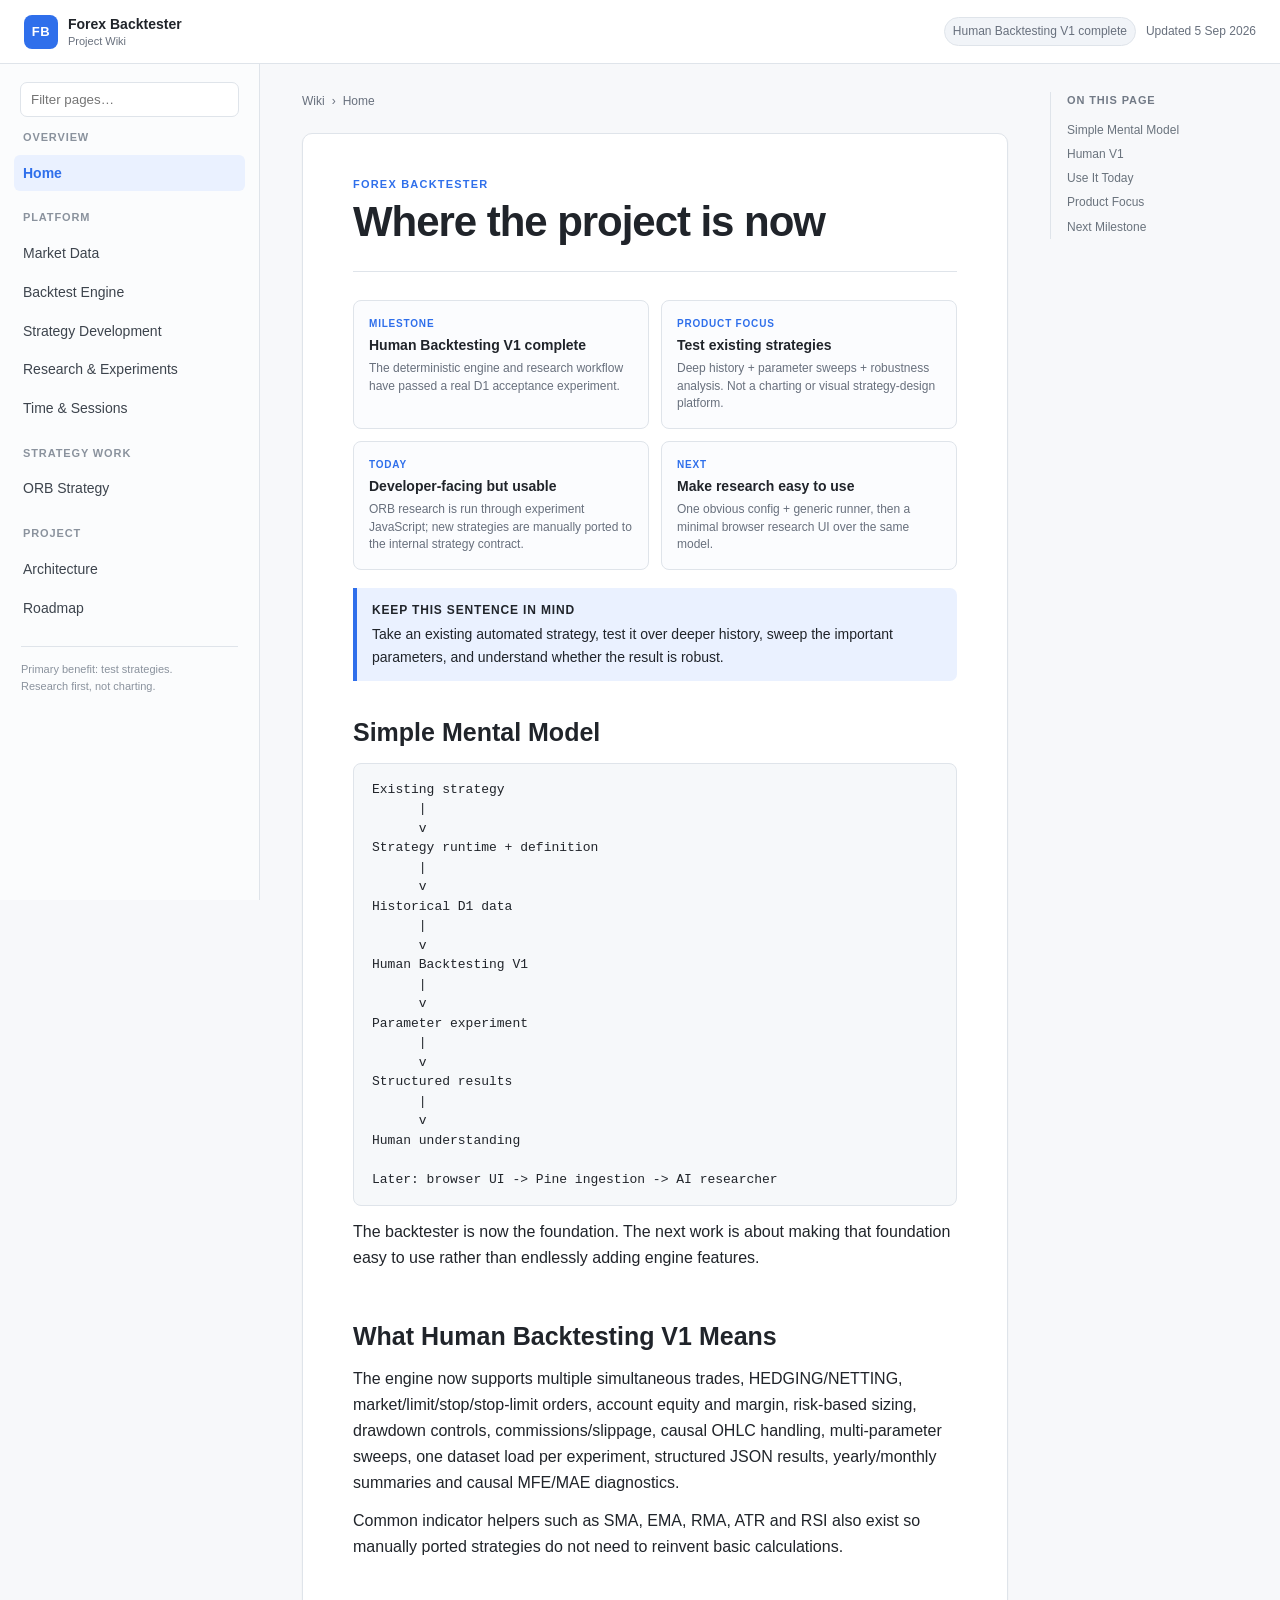
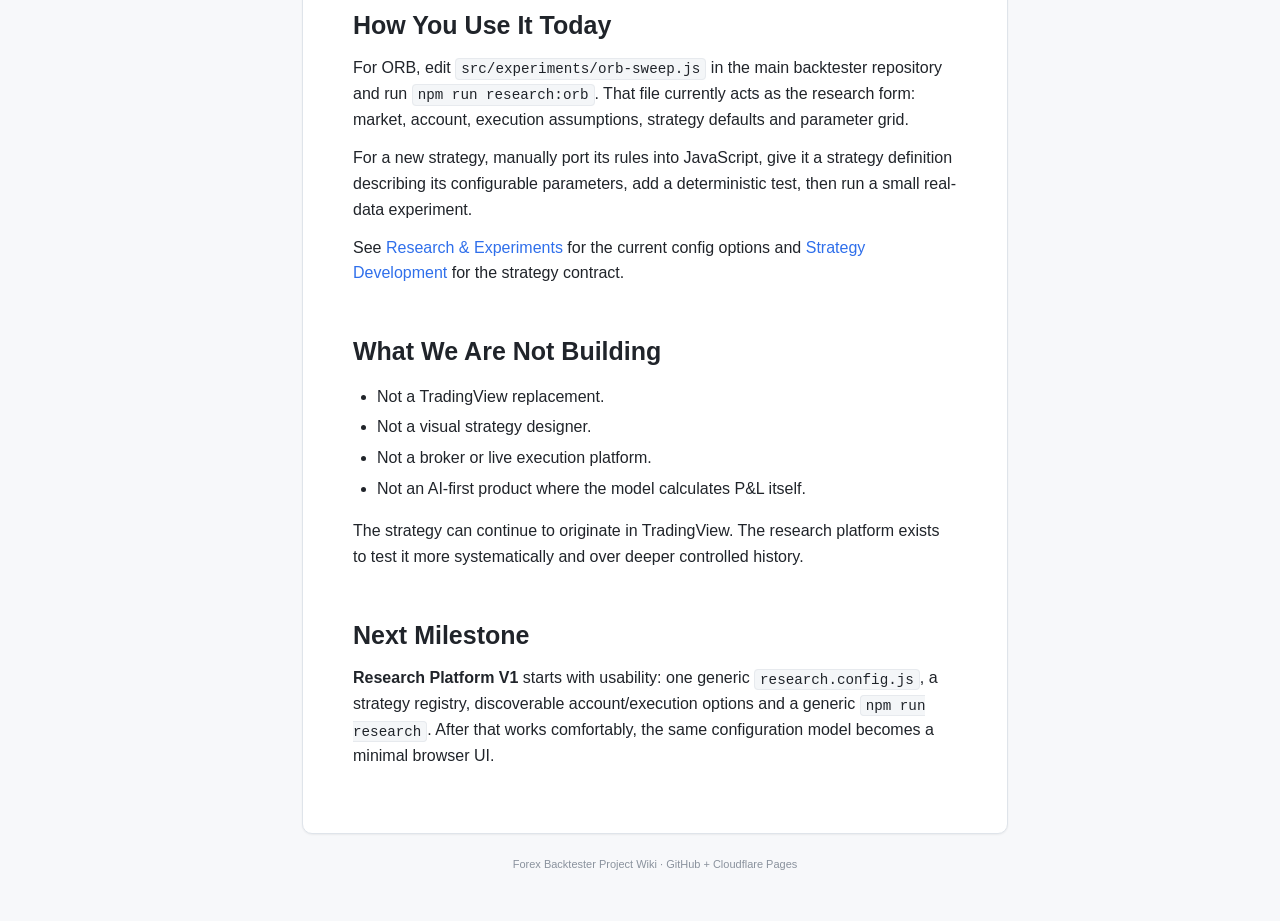
<file: index.html>
<!doctype html>
<html lang="en"><head><meta charset="utf-8"><meta name="viewport" content="width=device-width, initial-scale=1"><meta name="description" content="Forex Backtester project wiki - Home"><title>Home · Forex Backtester Wiki</title><link rel="icon" href="assets/favicon.svg" type="image/svg+xml"><link rel="stylesheet" href="assets/styles.css"></head>
<body data-page="index.html"><header class="topbar"><button class="menu-button" id="menuButton" aria-label="Open navigation">☰</button><a class="brand" href="index.html"><span class="brand-mark">FB</span><span><strong>Forex Backtester</strong><small>Project Wiki</small></span></a><div class="topbar-meta"><span class="badge">Human Backtesting V1 complete</span><span class="updated">Updated 5 Sep 2026</span></div></header>
<div class="layout"><aside class="sidebar" id="sidebar"><div class="sidebar-search-wrap"><label class="sr-only" for="navSearch">Filter navigation</label><input id="navSearch" class="sidebar-search" type="search" placeholder="Filter pages…" autocomplete="off"></div><nav class="sidebar-nav" aria-label="Wiki navigation"><div class="nav-group"><div class="nav-group-title">Overview</div><a class="nav-link active" href="index.html" data-search="home status product focus">Home</a></div><div class="nav-group"><div class="nav-group-title">Platform</div><a class="nav-link" href="data.html" data-search="market data d1 oanda">Market Data</a><a class="nav-link" href="engine.html" data-search="backtest engine account execution">Backtest Engine</a><a class="nav-link" href="strategies.html" data-search="strategy development definition indicators">Strategy Development</a><a class="nav-link" href="research.html" data-search="research experiments config parameters sweep">Research &amp; Experiments</a><a class="nav-link" href="time.html" data-search="time sessions timeframe">Time &amp; Sessions</a></div><div class="nav-group"><div class="nav-group-title">Strategy Work</div><a class="nav-link" href="orb.html" data-search="orb opening range breakout acceptance">ORB Strategy</a></div><div class="nav-group"><div class="nav-group-title">Project</div><a class="nav-link" href="architecture.html" data-search="architecture mental model">Architecture</a><a class="nav-link" href="roadmap.html" data-search="roadmap next milestone web ui pine ai">Roadmap</a></div></nav><div class="sidebar-footer"><span>Primary benefit: test strategies.</span><span>Research first, not charting.</span></div></aside>
<main class="content"><div class="breadcrumbs"><a href="index.html">Wiki</a><span>›</span><span>Home</span></div><article class="article"><div class="article-heading"><p class="eyebrow">Forex Backtester</p><h1>Where the project is now</h1></div>
<section class="status-grid" aria-label="Project status"><div class="status-card"><span class="status-kicker">Milestone</span><strong>Human Backtesting V1 complete</strong><span>The deterministic engine and research workflow have passed a real D1 acceptance experiment.</span></div><div class="status-card"><span class="status-kicker">Product focus</span><strong>Test existing strategies</strong><span>Deep history + parameter sweeps + robustness analysis. Not a charting or visual strategy-design platform.</span></div><div class="status-card"><span class="status-kicker">Today</span><strong>Developer-facing but usable</strong><span>ORB research is run through experiment JavaScript; new strategies are manually ported to the internal strategy contract.</span></div><div class="status-card"><span class="status-kicker">Next</span><strong>Make research easy to use</strong><span>One obvious config + generic runner, then a minimal browser research UI over the same model.</span></div></section>
<div class="callout next-step"><strong>Keep this sentence in mind</strong><span>Take an existing automated strategy, test it over deeper history, sweep the important parameters, and understand whether the result is robust.</span></div>
<div class="prose"><h2 id="mental-model">Simple Mental Model</h2><pre><code class="language-text">Existing strategy
      |
      v
Strategy runtime + definition
      |
      v
Historical D1 data
      |
      v
Human Backtesting V1
      |
      v
Parameter experiment
      |
      v
Structured results
      |
      v
Human understanding

Later: browser UI -> Pine ingestion -> AI researcher
</code></pre><p>The backtester is now the foundation. The next work is about making that foundation easy to use rather than endlessly adding engine features.</p>
<h2 id="complete">What Human Backtesting V1 Means</h2><p>The engine now supports multiple simultaneous trades, HEDGING/NETTING, market/limit/stop/stop-limit orders, account equity and margin, risk-based sizing, drawdown controls, commissions/slippage, causal OHLC handling, multi-parameter sweeps, one dataset load per experiment, structured JSON results, yearly/monthly summaries and causal MFE/MAE diagnostics.</p><p>Common indicator helpers such as SMA, EMA, RMA, ATR and RSI also exist so manually ported strategies do not need to reinvent basic calculations.</p>
<h2 id="today">How You Use It Today</h2><p>For ORB, edit <code>src/experiments/orb-sweep.js</code> in the main backtester repository and run <code>npm run research:orb</code>. That file currently acts as the research form: market, account, execution assumptions, strategy defaults and parameter grid.</p><p>For a new strategy, manually port its rules into JavaScript, give it a strategy definition describing its configurable parameters, add a deterministic test, then run a small real-data experiment.</p><p>See <a href="research.html">Research &amp; Experiments</a> for the current config options and <a href="strategies.html">Strategy Development</a> for the strategy contract.</p>
<h2 id="product-focus">What We Are Not Building</h2><ul><li>Not a TradingView replacement.</li><li>Not a visual strategy designer.</li><li>Not a broker or live execution platform.</li><li>Not an AI-first product where the model calculates P&amp;L itself.</li></ul><p>The strategy can continue to originate in TradingView. The research platform exists to test it more systematically and over deeper controlled history.</p>
<h2 id="next">Next Milestone</h2><p><strong>Research Platform V1</strong> starts with usability: one generic <code>research.config.js</code>, a strategy registry, discoverable account/execution options and a generic <code>npm run research</code>. After that works comfortably, the same configuration model becomes a minimal browser UI.</p></div></article><footer class="page-footer">Forex Backtester Project Wiki · GitHub + Cloudflare Pages</footer></main><aside class="toc"><div class="toc-inner"><div class="toc-title">On this page</div><a class="toc-link h2" href="#mental-model">Simple Mental Model</a><a class="toc-link h2" href="#complete">Human V1</a><a class="toc-link h2" href="#today">Use It Today</a><a class="toc-link h2" href="#product-focus">Product Focus</a><a class="toc-link h2" href="#next">Next Milestone</a></div></aside></div><div class="scrim" id="scrim"></div><script src="assets/wiki.js"></script></body></html>
</file>
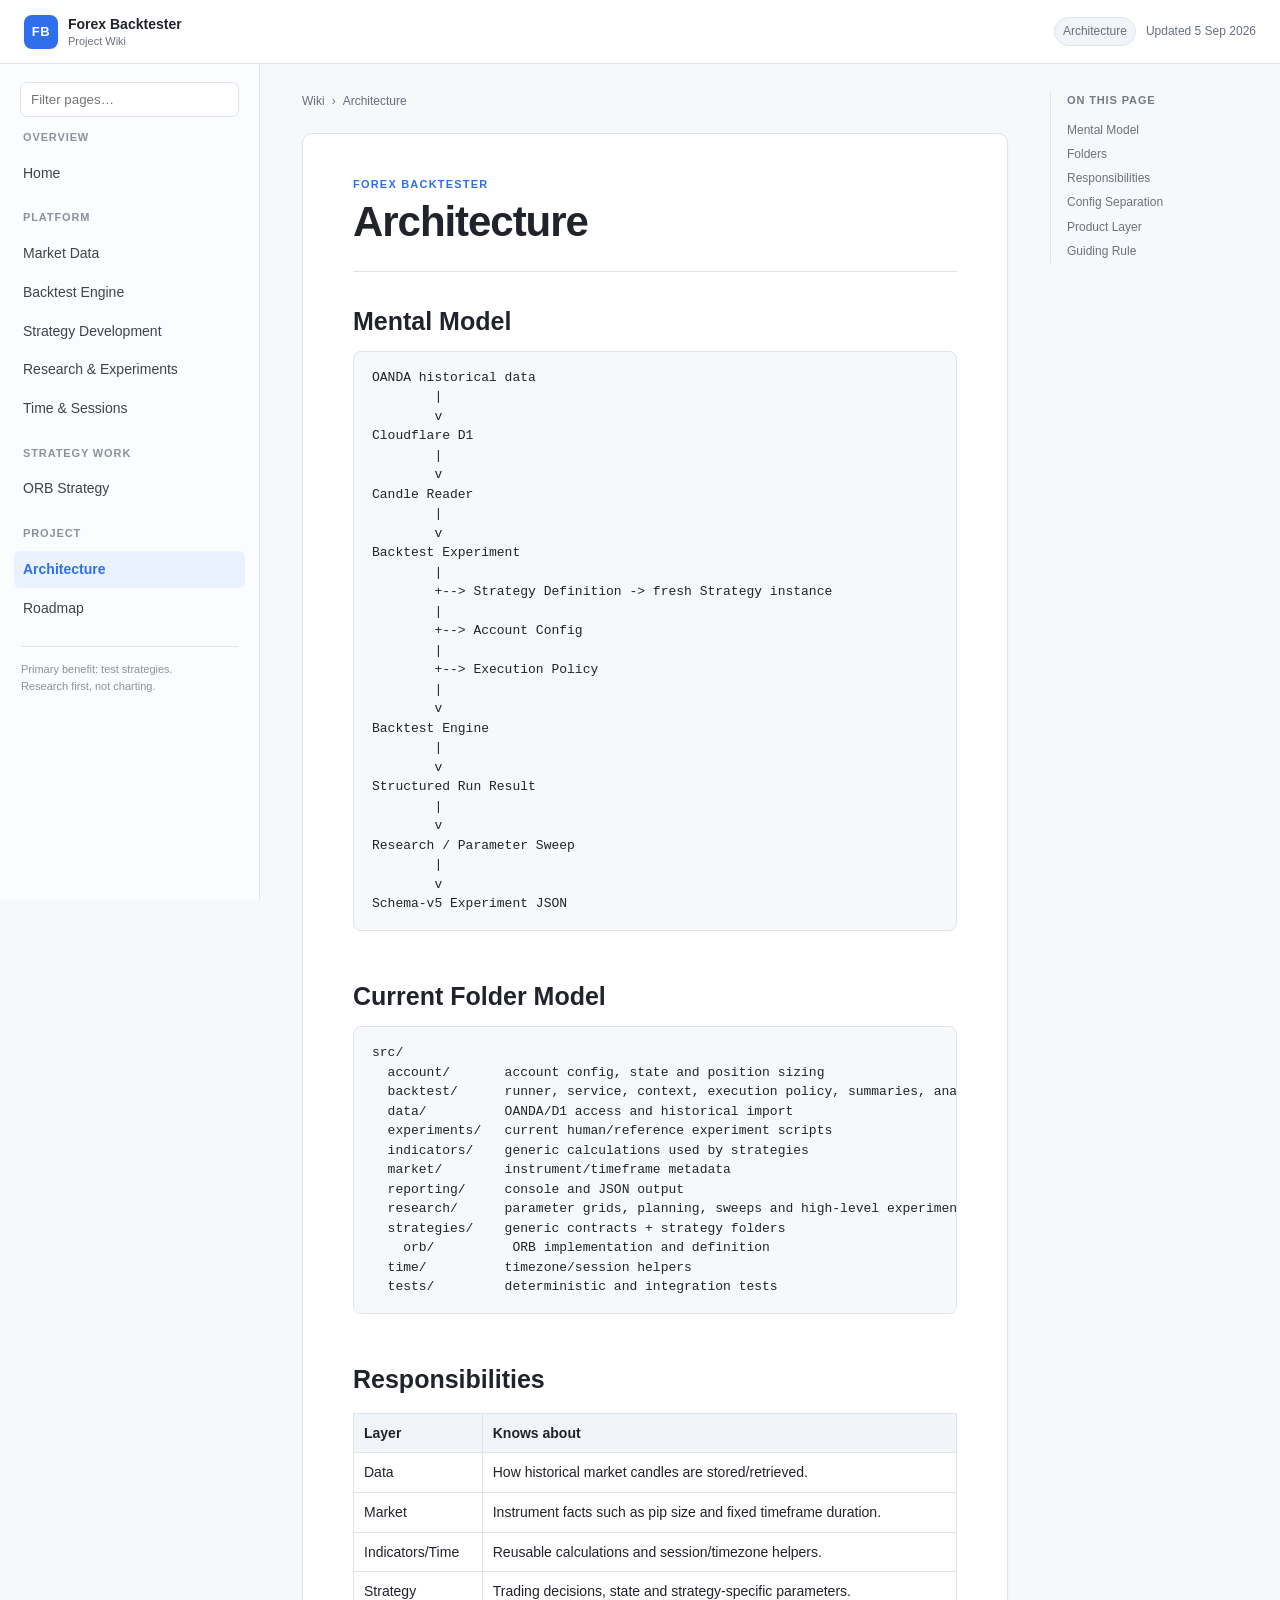
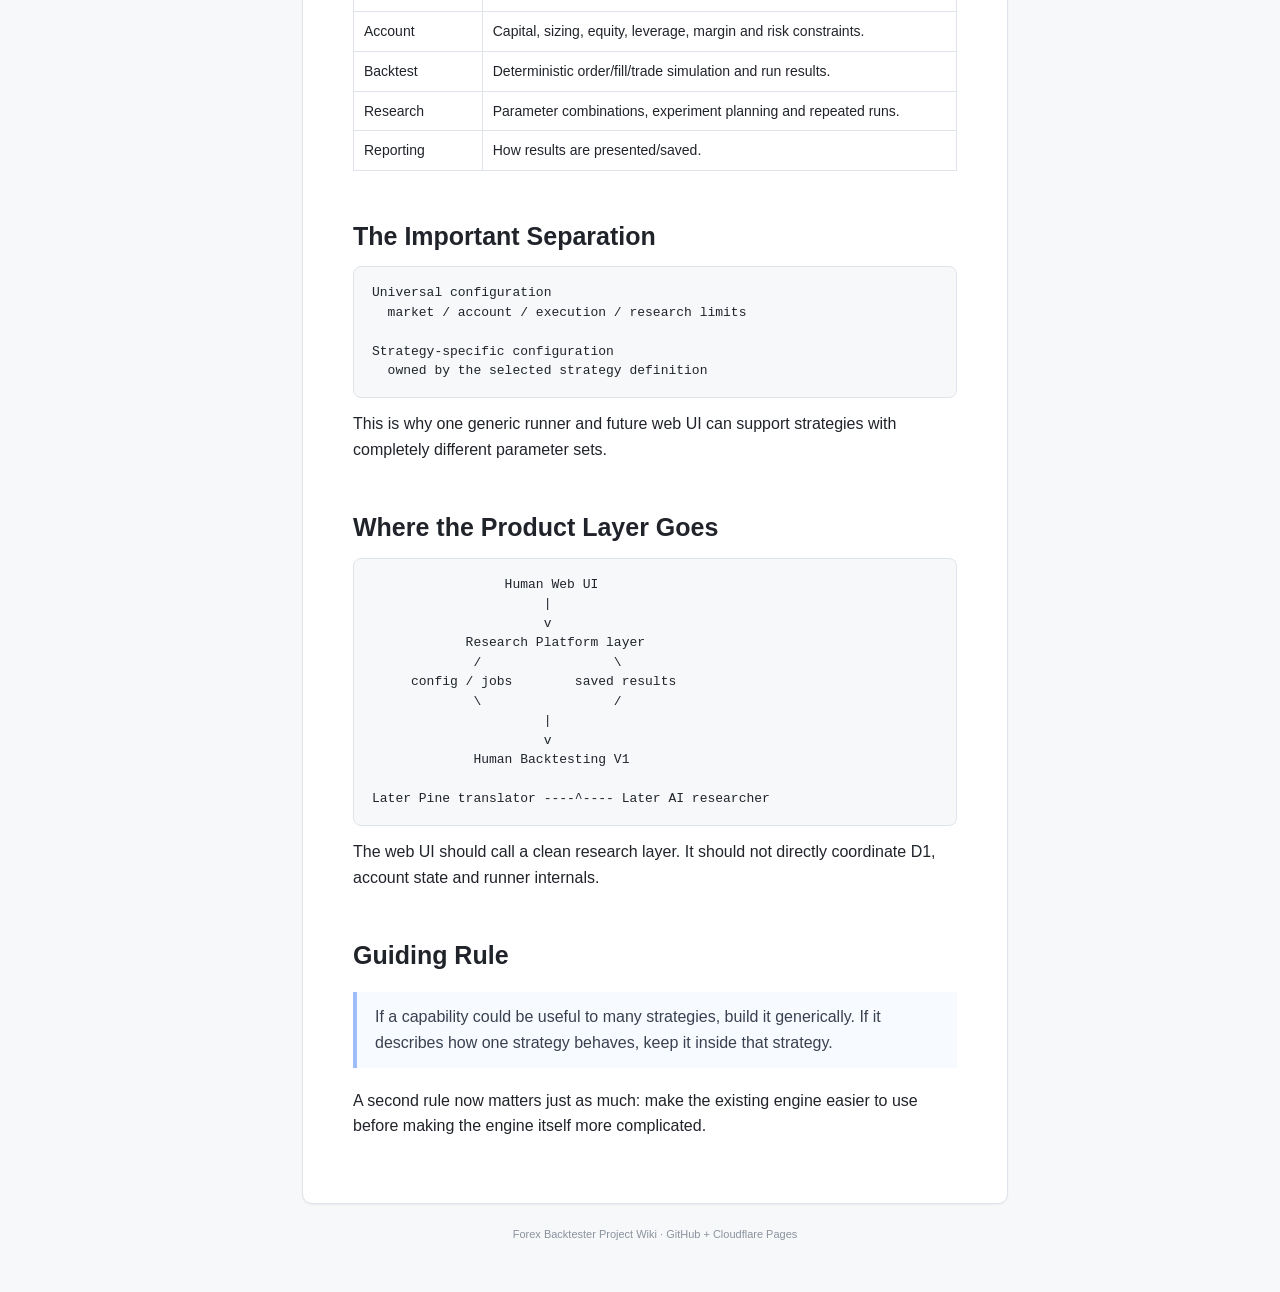
<file: architecture.html>
<!doctype html>
<html lang="en"><head><meta charset="utf-8"><meta name="viewport" content="width=device-width, initial-scale=1"><meta name="description" content="Forex Backtester project wiki - Architecture"><title>Architecture · Forex Backtester Wiki</title><link rel="icon" href="assets/favicon.svg" type="image/svg+xml"><link rel="stylesheet" href="assets/styles.css"></head>
<body data-page="architecture.html"><header class="topbar"><button class="menu-button" id="menuButton" aria-label="Open navigation">☰</button><a class="brand" href="index.html"><span class="brand-mark">FB</span><span><strong>Forex Backtester</strong><small>Project Wiki</small></span></a><div class="topbar-meta"><span class="badge">Architecture</span><span class="updated">Updated 5 Sep 2026</span></div></header>
<div class="layout"><aside class="sidebar" id="sidebar"><div class="sidebar-search-wrap"><label class="sr-only" for="navSearch">Filter navigation</label><input id="navSearch" class="sidebar-search" type="search" placeholder="Filter pages…" autocomplete="off"></div><nav class="sidebar-nav" aria-label="Wiki navigation"><div class="nav-group"><div class="nav-group-title">Overview</div><a class="nav-link" href="index.html" data-search="home status product focus">Home</a></div><div class="nav-group"><div class="nav-group-title">Platform</div><a class="nav-link" href="data.html" data-search="market data d1 oanda">Market Data</a><a class="nav-link" href="engine.html" data-search="backtest engine account execution">Backtest Engine</a><a class="nav-link" href="strategies.html" data-search="strategy development definition indicators">Strategy Development</a><a class="nav-link" href="research.html" data-search="research experiments config parameters sweep">Research &amp; Experiments</a><a class="nav-link" href="time.html" data-search="time sessions timeframe">Time &amp; Sessions</a></div><div class="nav-group"><div class="nav-group-title">Strategy Work</div><a class="nav-link" href="orb.html" data-search="orb opening range breakout acceptance">ORB Strategy</a></div><div class="nav-group"><div class="nav-group-title">Project</div><a class="nav-link active" href="architecture.html" data-search="architecture mental model">Architecture</a><a class="nav-link" href="roadmap.html" data-search="roadmap next milestone web ui pine ai">Roadmap</a></div></nav><div class="sidebar-footer"><span>Primary benefit: test strategies.</span><span>Research first, not charting.</span></div></aside>
<main class="content"><div class="breadcrumbs"><a href="index.html">Wiki</a><span>›</span><span>Architecture</span></div><article class="article"><div class="article-heading"><p class="eyebrow">Forex Backtester</p><h1>Architecture</h1></div><div class="prose">
<h2 id="mental-model">Mental Model</h2><pre><code class="language-text">OANDA historical data
        |
        v
Cloudflare D1
        |
        v
Candle Reader
        |
        v
Backtest Experiment
        |
        +--> Strategy Definition -> fresh Strategy instance
        |
        +--> Account Config
        |
        +--> Execution Policy
        |
        v
Backtest Engine
        |
        v
Structured Run Result
        |
        v
Research / Parameter Sweep
        |
        v
Schema-v5 Experiment JSON
</code></pre>
<h2 id="folders">Current Folder Model</h2><pre><code class="language-text">src/
  account/       account config, state and position sizing
  backtest/      runner, service, context, execution policy, summaries, analytics
  data/          OANDA/D1 access and historical import
  experiments/   current human/reference experiment scripts
  indicators/    generic calculations used by strategies
  market/        instrument/timeframe metadata
  reporting/     console and JSON output
  research/      parameter grids, planning, sweeps and high-level experiments
  strategies/    generic contracts + strategy folders
    orb/          ORB implementation and definition
  time/          timezone/session helpers
  tests/         deterministic and integration tests
</code></pre>
<h2 id="boundaries">Responsibilities</h2><table><thead><tr><th>Layer</th><th>Knows about</th></tr></thead><tbody><tr><td>Data</td><td>How historical market candles are stored/retrieved.</td></tr><tr><td>Market</td><td>Instrument facts such as pip size and fixed timeframe duration.</td></tr><tr><td>Indicators/Time</td><td>Reusable calculations and session/timezone helpers.</td></tr><tr><td>Strategy</td><td>Trading decisions, state and strategy-specific parameters.</td></tr><tr><td>Account</td><td>Capital, sizing, equity, leverage, margin and risk constraints.</td></tr><tr><td>Backtest</td><td>Deterministic order/fill/trade simulation and run results.</td></tr><tr><td>Research</td><td>Parameter combinations, experiment planning and repeated runs.</td></tr><tr><td>Reporting</td><td>How results are presented/saved.</td></tr></tbody></table>
<h2 id="key-separation">The Important Separation</h2><pre><code class="language-text">Universal configuration
  market / account / execution / research limits

Strategy-specific configuration
  owned by the selected strategy definition
</code></pre><p>This is why one generic runner and future web UI can support strategies with completely different parameter sets.</p>
<h2 id="product-layer">Where the Product Layer Goes</h2><pre><code class="language-text">                 Human Web UI
                      |
                      v
            Research Platform layer
             /                 \
     config / jobs        saved results
             \                 /
                      |
                      v
             Human Backtesting V1

Later Pine translator ----^---- Later AI researcher
</code></pre><p>The web UI should call a clean research layer. It should not directly coordinate D1, account state and runner internals.</p>
<h2 id="rule">Guiding Rule</h2><blockquote><p>If a capability could be useful to many strategies, build it generically. If it describes how one strategy behaves, keep it inside that strategy.</p></blockquote><p>A second rule now matters just as much: make the existing engine easier to use before making the engine itself more complicated.</p>
</div></article><footer class="page-footer">Forex Backtester Project Wiki · GitHub + Cloudflare Pages</footer></main><aside class="toc"><div class="toc-inner"><div class="toc-title">On this page</div><a class="toc-link h2" href="#mental-model">Mental Model</a><a class="toc-link h2" href="#folders">Folders</a><a class="toc-link h2" href="#boundaries">Responsibilities</a><a class="toc-link h2" href="#key-separation">Config Separation</a><a class="toc-link h2" href="#product-layer">Product Layer</a><a class="toc-link h2" href="#rule">Guiding Rule</a></div></aside></div><div class="scrim" id="scrim"></div><script src="assets/wiki.js"></script></body></html>
</file>
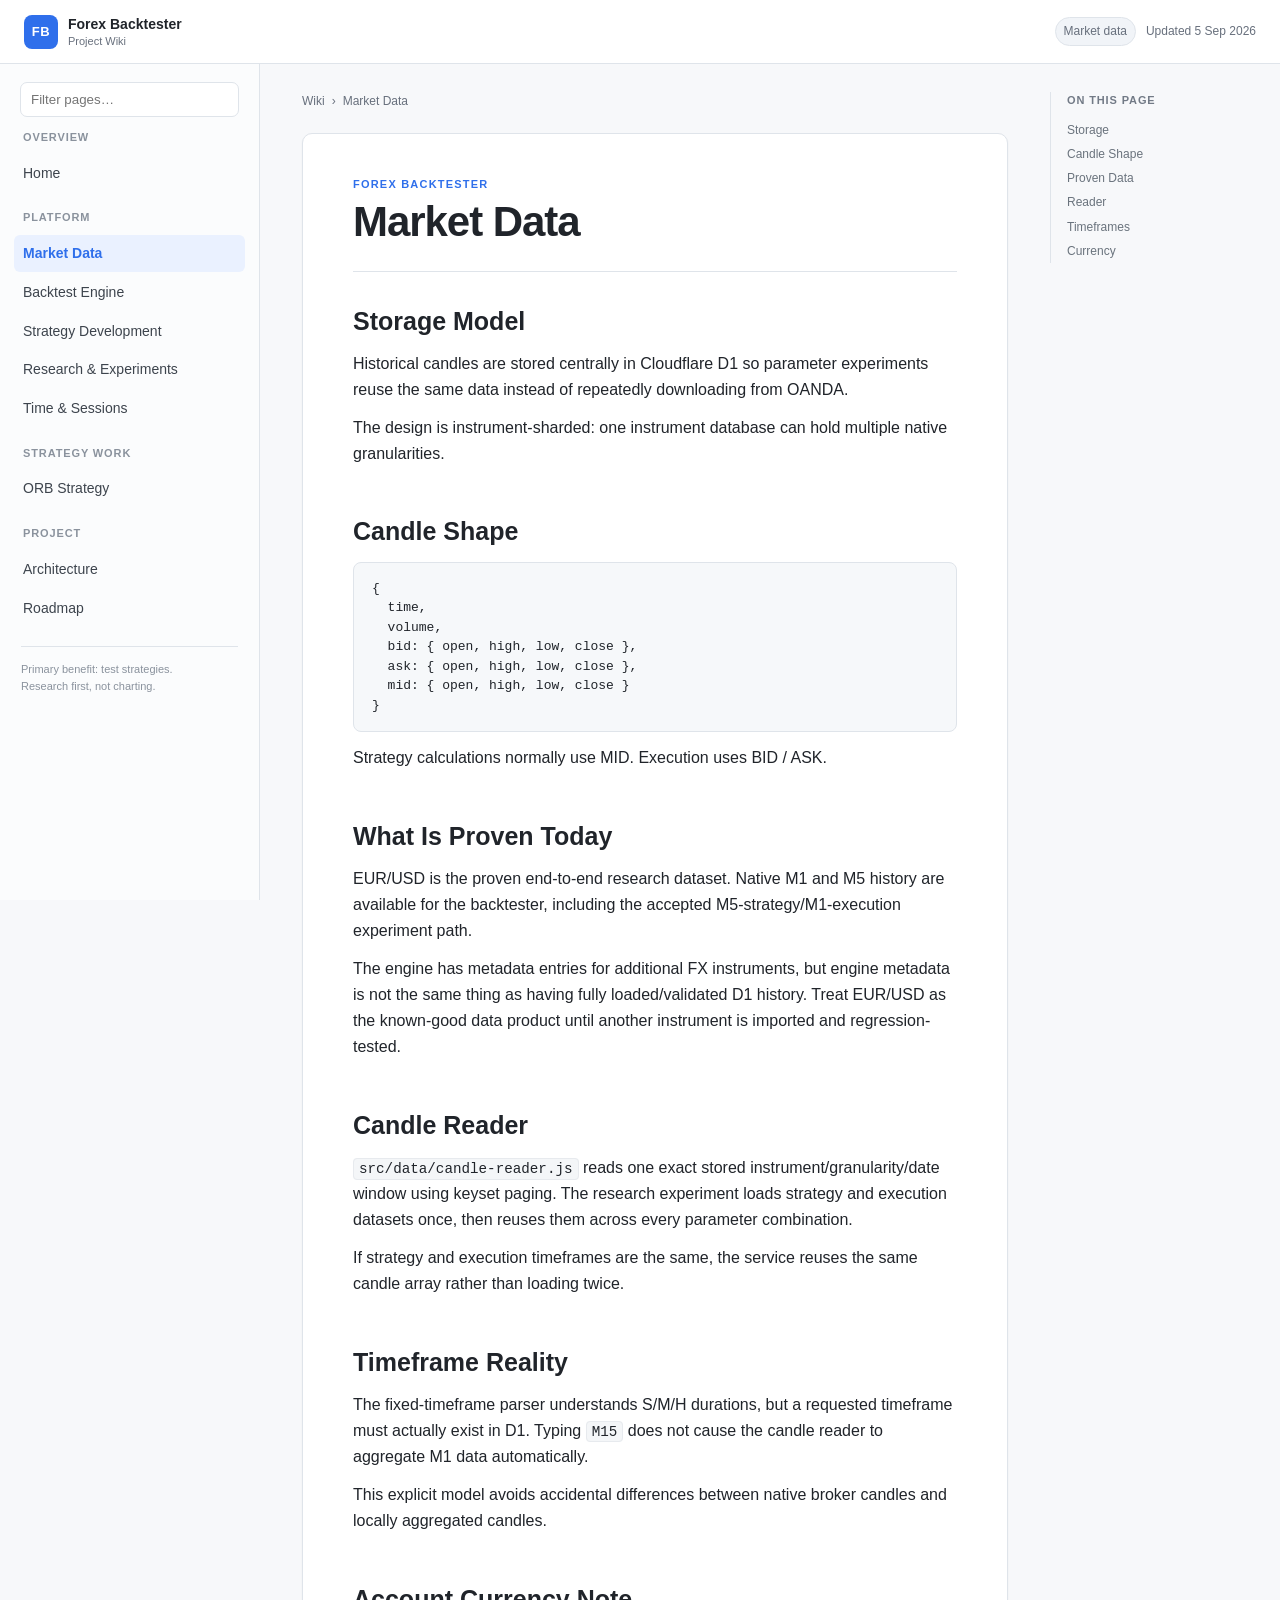
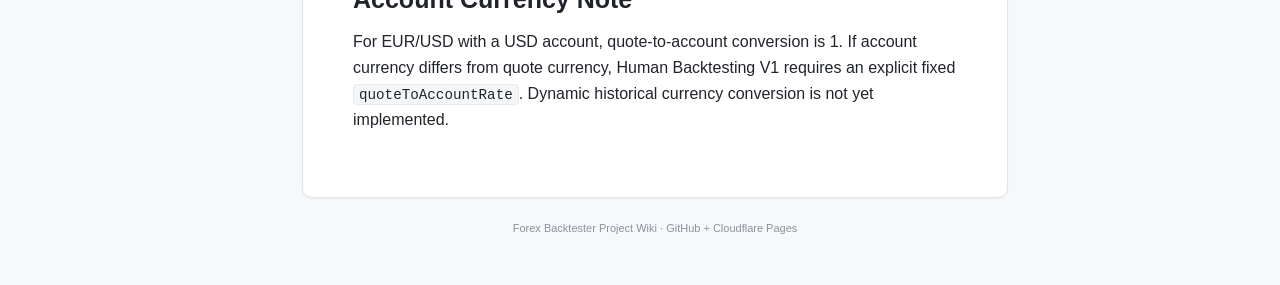
<file: data.html>
<!doctype html>
<html lang="en"><head><meta charset="utf-8"><meta name="viewport" content="width=device-width, initial-scale=1"><meta name="description" content="Forex Backtester project wiki - Market Data"><title>Market Data · Forex Backtester Wiki</title><link rel="icon" href="assets/favicon.svg" type="image/svg+xml"><link rel="stylesheet" href="assets/styles.css"></head>
<body data-page="data.html"><header class="topbar"><button class="menu-button" id="menuButton" aria-label="Open navigation">☰</button><a class="brand" href="index.html"><span class="brand-mark">FB</span><span><strong>Forex Backtester</strong><small>Project Wiki</small></span></a><div class="topbar-meta"><span class="badge">Market data</span><span class="updated">Updated 5 Sep 2026</span></div></header>
<div class="layout"><aside class="sidebar" id="sidebar"><div class="sidebar-search-wrap"><label class="sr-only" for="navSearch">Filter navigation</label><input id="navSearch" class="sidebar-search" type="search" placeholder="Filter pages…" autocomplete="off"></div><nav class="sidebar-nav" aria-label="Wiki navigation"><div class="nav-group"><div class="nav-group-title">Overview</div><a class="nav-link" href="index.html" data-search="home status product focus">Home</a></div><div class="nav-group"><div class="nav-group-title">Platform</div><a class="nav-link active" href="data.html" data-search="market data d1 oanda">Market Data</a><a class="nav-link" href="engine.html" data-search="backtest engine account execution">Backtest Engine</a><a class="nav-link" href="strategies.html" data-search="strategy development definition indicators">Strategy Development</a><a class="nav-link" href="research.html" data-search="research experiments config parameters sweep">Research &amp; Experiments</a><a class="nav-link" href="time.html" data-search="time sessions timeframe">Time &amp; Sessions</a></div><div class="nav-group"><div class="nav-group-title">Strategy Work</div><a class="nav-link" href="orb.html" data-search="orb opening range breakout acceptance">ORB Strategy</a></div><div class="nav-group"><div class="nav-group-title">Project</div><a class="nav-link" href="architecture.html" data-search="architecture mental model">Architecture</a><a class="nav-link" href="roadmap.html" data-search="roadmap next milestone web ui pine ai">Roadmap</a></div></nav><div class="sidebar-footer"><span>Primary benefit: test strategies.</span><span>Research first, not charting.</span></div></aside>
<main class="content"><div class="breadcrumbs"><a href="index.html">Wiki</a><span>›</span><span>Market Data</span></div><article class="article"><div class="article-heading"><p class="eyebrow">Forex Backtester</p><h1>Market Data</h1></div><div class="prose">
<h2 id="storage">Storage Model</h2><p>Historical candles are stored centrally in Cloudflare D1 so parameter experiments reuse the same data instead of repeatedly downloading from OANDA.</p><p>The design is instrument-sharded: one instrument database can hold multiple native granularities.</p>
<h2 id="shape">Candle Shape</h2><pre><code class="language-javascript">{
  time,
  volume,
  bid: { open, high, low, close },
  ask: { open, high, low, close },
  mid: { open, high, low, close }
}
</code></pre><p>Strategy calculations normally use MID. Execution uses BID / ASK.</p>
<h2 id="proven">What Is Proven Today</h2><p>EUR/USD is the proven end-to-end research dataset. Native M1 and M5 history are available for the backtester, including the accepted M5-strategy/M1-execution experiment path.</p><p>The engine has metadata entries for additional FX instruments, but engine metadata is not the same thing as having fully loaded/validated D1 history. Treat EUR/USD as the known-good data product until another instrument is imported and regression-tested.</p>
<h2 id="reader">Candle Reader</h2><p><code>src/data/candle-reader.js</code> reads one exact stored instrument/granularity/date window using keyset paging. The research experiment loads strategy and execution datasets once, then reuses them across every parameter combination.</p><p>If strategy and execution timeframes are the same, the service reuses the same candle array rather than loading twice.</p>
<h2 id="timeframes">Timeframe Reality</h2><p>The fixed-timeframe parser understands S/M/H durations, but a requested timeframe must actually exist in D1. Typing <code>M15</code> does not cause the candle reader to aggregate M1 data automatically.</p><p>This explicit model avoids accidental differences between native broker candles and locally aggregated candles.</p>
<h2 id="currency">Account Currency Note</h2><p>For EUR/USD with a USD account, quote-to-account conversion is 1. If account currency differs from quote currency, Human Backtesting V1 requires an explicit fixed <code>quoteToAccountRate</code>. Dynamic historical currency conversion is not yet implemented.</p>
</div></article><footer class="page-footer">Forex Backtester Project Wiki · GitHub + Cloudflare Pages</footer></main><aside class="toc"><div class="toc-inner"><div class="toc-title">On this page</div><a class="toc-link h2" href="#storage">Storage</a><a class="toc-link h2" href="#shape">Candle Shape</a><a class="toc-link h2" href="#proven">Proven Data</a><a class="toc-link h2" href="#reader">Reader</a><a class="toc-link h2" href="#timeframes">Timeframes</a><a class="toc-link h2" href="#currency">Currency</a></div></aside></div><div class="scrim" id="scrim"></div><script src="assets/wiki.js"></script></body></html>
</file>
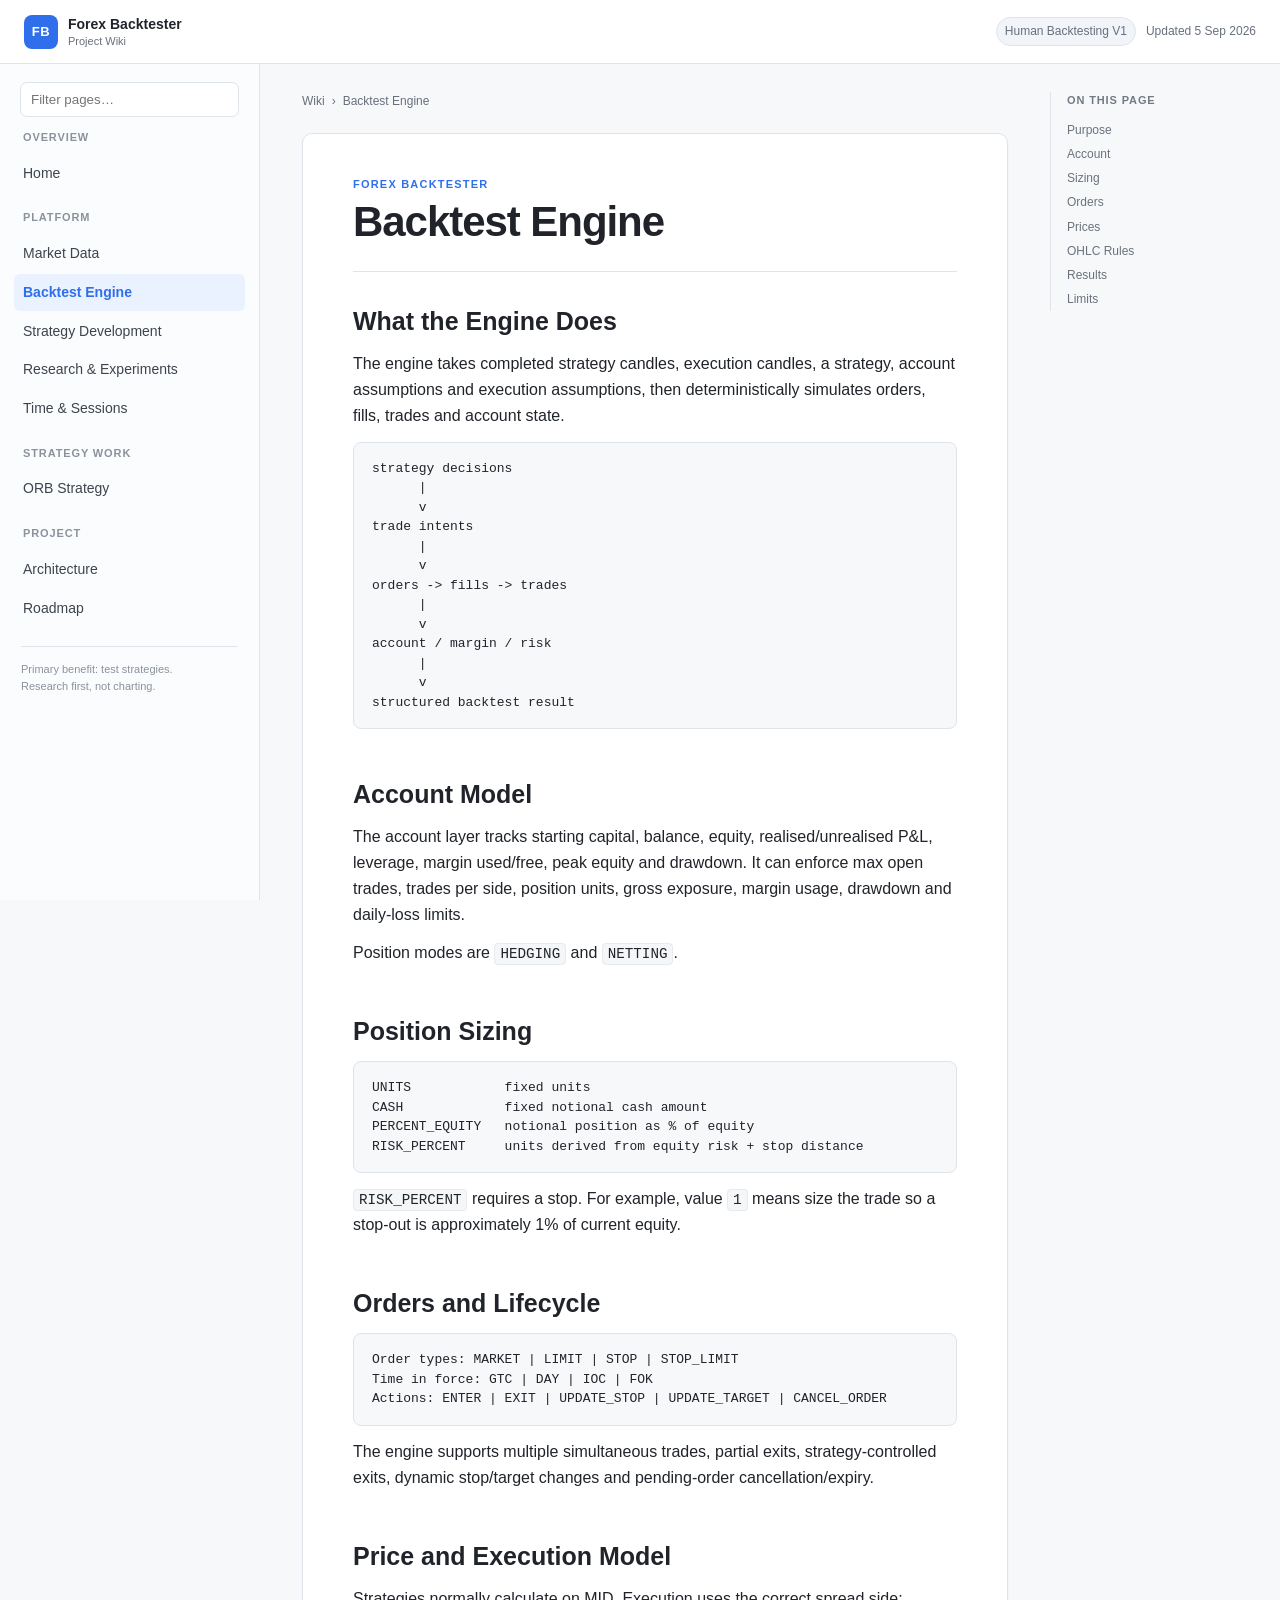
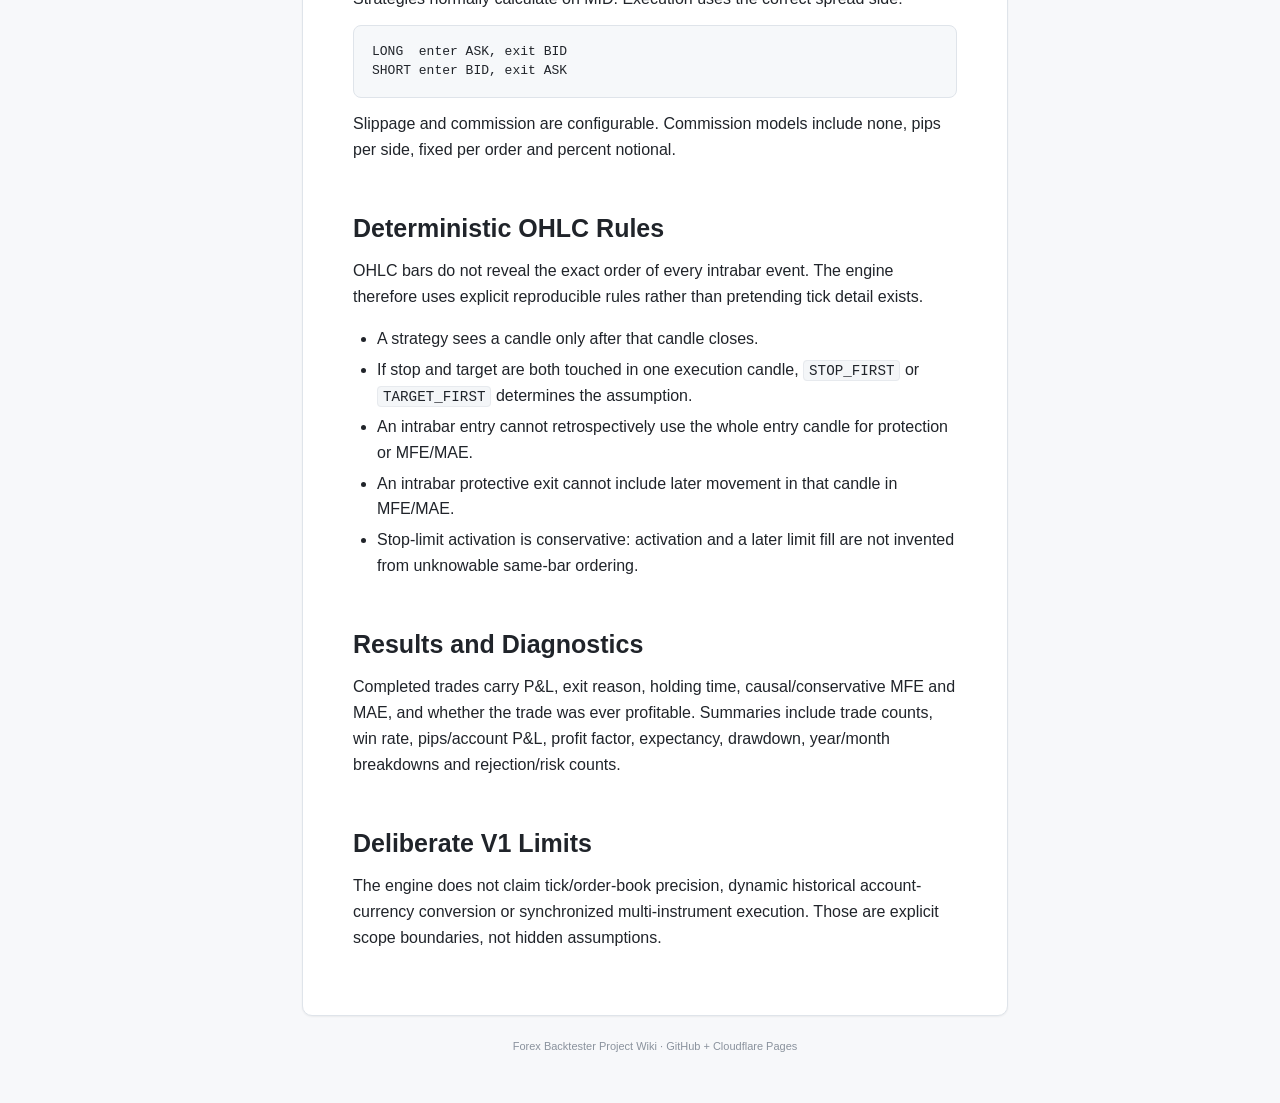
<file: engine.html>
<!doctype html>
<html lang="en"><head><meta charset="utf-8"><meta name="viewport" content="width=device-width, initial-scale=1"><meta name="description" content="Forex Backtester project wiki - Backtest Engine"><title>Backtest Engine · Forex Backtester Wiki</title><link rel="icon" href="assets/favicon.svg" type="image/svg+xml"><link rel="stylesheet" href="assets/styles.css"></head>
<body data-page="engine.html"><header class="topbar"><button class="menu-button" id="menuButton" aria-label="Open navigation">☰</button><a class="brand" href="index.html"><span class="brand-mark">FB</span><span><strong>Forex Backtester</strong><small>Project Wiki</small></span></a><div class="topbar-meta"><span class="badge">Human Backtesting V1</span><span class="updated">Updated 5 Sep 2026</span></div></header>
<div class="layout"><aside class="sidebar" id="sidebar"><div class="sidebar-search-wrap"><label class="sr-only" for="navSearch">Filter navigation</label><input id="navSearch" class="sidebar-search" type="search" placeholder="Filter pages…" autocomplete="off"></div><nav class="sidebar-nav" aria-label="Wiki navigation"><div class="nav-group"><div class="nav-group-title">Overview</div><a class="nav-link" href="index.html" data-search="home status product focus">Home</a></div><div class="nav-group"><div class="nav-group-title">Platform</div><a class="nav-link" href="data.html" data-search="market data d1 oanda">Market Data</a><a class="nav-link active" href="engine.html" data-search="backtest engine account execution">Backtest Engine</a><a class="nav-link" href="strategies.html" data-search="strategy development definition indicators">Strategy Development</a><a class="nav-link" href="research.html" data-search="research experiments config parameters sweep">Research &amp; Experiments</a><a class="nav-link" href="time.html" data-search="time sessions timeframe">Time &amp; Sessions</a></div><div class="nav-group"><div class="nav-group-title">Strategy Work</div><a class="nav-link" href="orb.html" data-search="orb opening range breakout acceptance">ORB Strategy</a></div><div class="nav-group"><div class="nav-group-title">Project</div><a class="nav-link" href="architecture.html" data-search="architecture mental model">Architecture</a><a class="nav-link" href="roadmap.html" data-search="roadmap next milestone web ui pine ai">Roadmap</a></div></nav><div class="sidebar-footer"><span>Primary benefit: test strategies.</span><span>Research first, not charting.</span></div></aside>
<main class="content"><div class="breadcrumbs"><a href="index.html">Wiki</a><span>›</span><span>Backtest Engine</span></div><article class="article"><div class="article-heading"><p class="eyebrow">Forex Backtester</p><h1>Backtest Engine</h1></div><div class="prose">
<h2 id="purpose">What the Engine Does</h2><p>The engine takes completed strategy candles, execution candles, a strategy, account assumptions and execution assumptions, then deterministically simulates orders, fills, trades and account state.</p><pre><code class="language-text">strategy decisions
      |
      v
trade intents
      |
      v
orders -> fills -> trades
      |
      v
account / margin / risk
      |
      v
structured backtest result
</code></pre>
<h2 id="account">Account Model</h2><p>The account layer tracks starting capital, balance, equity, realised/unrealised P&amp;L, leverage, margin used/free, peak equity and drawdown. It can enforce max open trades, trades per side, position units, gross exposure, margin usage, drawdown and daily-loss limits.</p><p>Position modes are <code>HEDGING</code> and <code>NETTING</code>.</p>
<h2 id="sizing">Position Sizing</h2><pre><code class="language-text">UNITS            fixed units
CASH             fixed notional cash amount
PERCENT_EQUITY   notional position as % of equity
RISK_PERCENT     units derived from equity risk + stop distance
</code></pre><p><code>RISK_PERCENT</code> requires a stop. For example, value <code>1</code> means size the trade so a stop-out is approximately 1% of current equity.</p>
<h2 id="orders">Orders and Lifecycle</h2><pre><code class="language-text">Order types: MARKET | LIMIT | STOP | STOP_LIMIT
Time in force: GTC | DAY | IOC | FOK
Actions: ENTER | EXIT | UPDATE_STOP | UPDATE_TARGET | CANCEL_ORDER
</code></pre><p>The engine supports multiple simultaneous trades, partial exits, strategy-controlled exits, dynamic stop/target changes and pending-order cancellation/expiry.</p>
<h2 id="prices">Price and Execution Model</h2><p>Strategies normally calculate on MID. Execution uses the correct spread side:</p><pre><code class="language-text">LONG  enter ASK, exit BID
SHORT enter BID, exit ASK
</code></pre><p>Slippage and commission are configurable. Commission models include none, pips per side, fixed per order and percent notional.</p>
<h2 id="causal">Deterministic OHLC Rules</h2><p>OHLC bars do not reveal the exact order of every intrabar event. The engine therefore uses explicit reproducible rules rather than pretending tick detail exists.</p><ul><li>A strategy sees a candle only after that candle closes.</li><li>If stop and target are both touched in one execution candle, <code>STOP_FIRST</code> or <code>TARGET_FIRST</code> determines the assumption.</li><li>An intrabar entry cannot retrospectively use the whole entry candle for protection or MFE/MAE.</li><li>An intrabar protective exit cannot include later movement in that candle in MFE/MAE.</li><li>Stop-limit activation is conservative: activation and a later limit fill are not invented from unknowable same-bar ordering.</li></ul>
<h2 id="diagnostics">Results and Diagnostics</h2><p>Completed trades carry P&amp;L, exit reason, holding time, causal/conservative MFE and MAE, and whether the trade was ever profitable. Summaries include trade counts, win rate, pips/account P&amp;L, profit factor, expectancy, drawdown, year/month breakdowns and rejection/risk counts.</p>
<h2 id="limitations">Deliberate V1 Limits</h2><p>The engine does not claim tick/order-book precision, dynamic historical account-currency conversion or synchronized multi-instrument execution. Those are explicit scope boundaries, not hidden assumptions.</p>
</div></article><footer class="page-footer">Forex Backtester Project Wiki · GitHub + Cloudflare Pages</footer></main><aside class="toc"><div class="toc-inner"><div class="toc-title">On this page</div><a class="toc-link h2" href="#purpose">Purpose</a><a class="toc-link h2" href="#account">Account</a><a class="toc-link h2" href="#sizing">Sizing</a><a class="toc-link h2" href="#orders">Orders</a><a class="toc-link h2" href="#prices">Prices</a><a class="toc-link h2" href="#causal">OHLC Rules</a><a class="toc-link h2" href="#diagnostics">Results</a><a class="toc-link h2" href="#limitations">Limits</a></div></aside></div><div class="scrim" id="scrim"></div><script src="assets/wiki.js"></script></body></html>
</file>
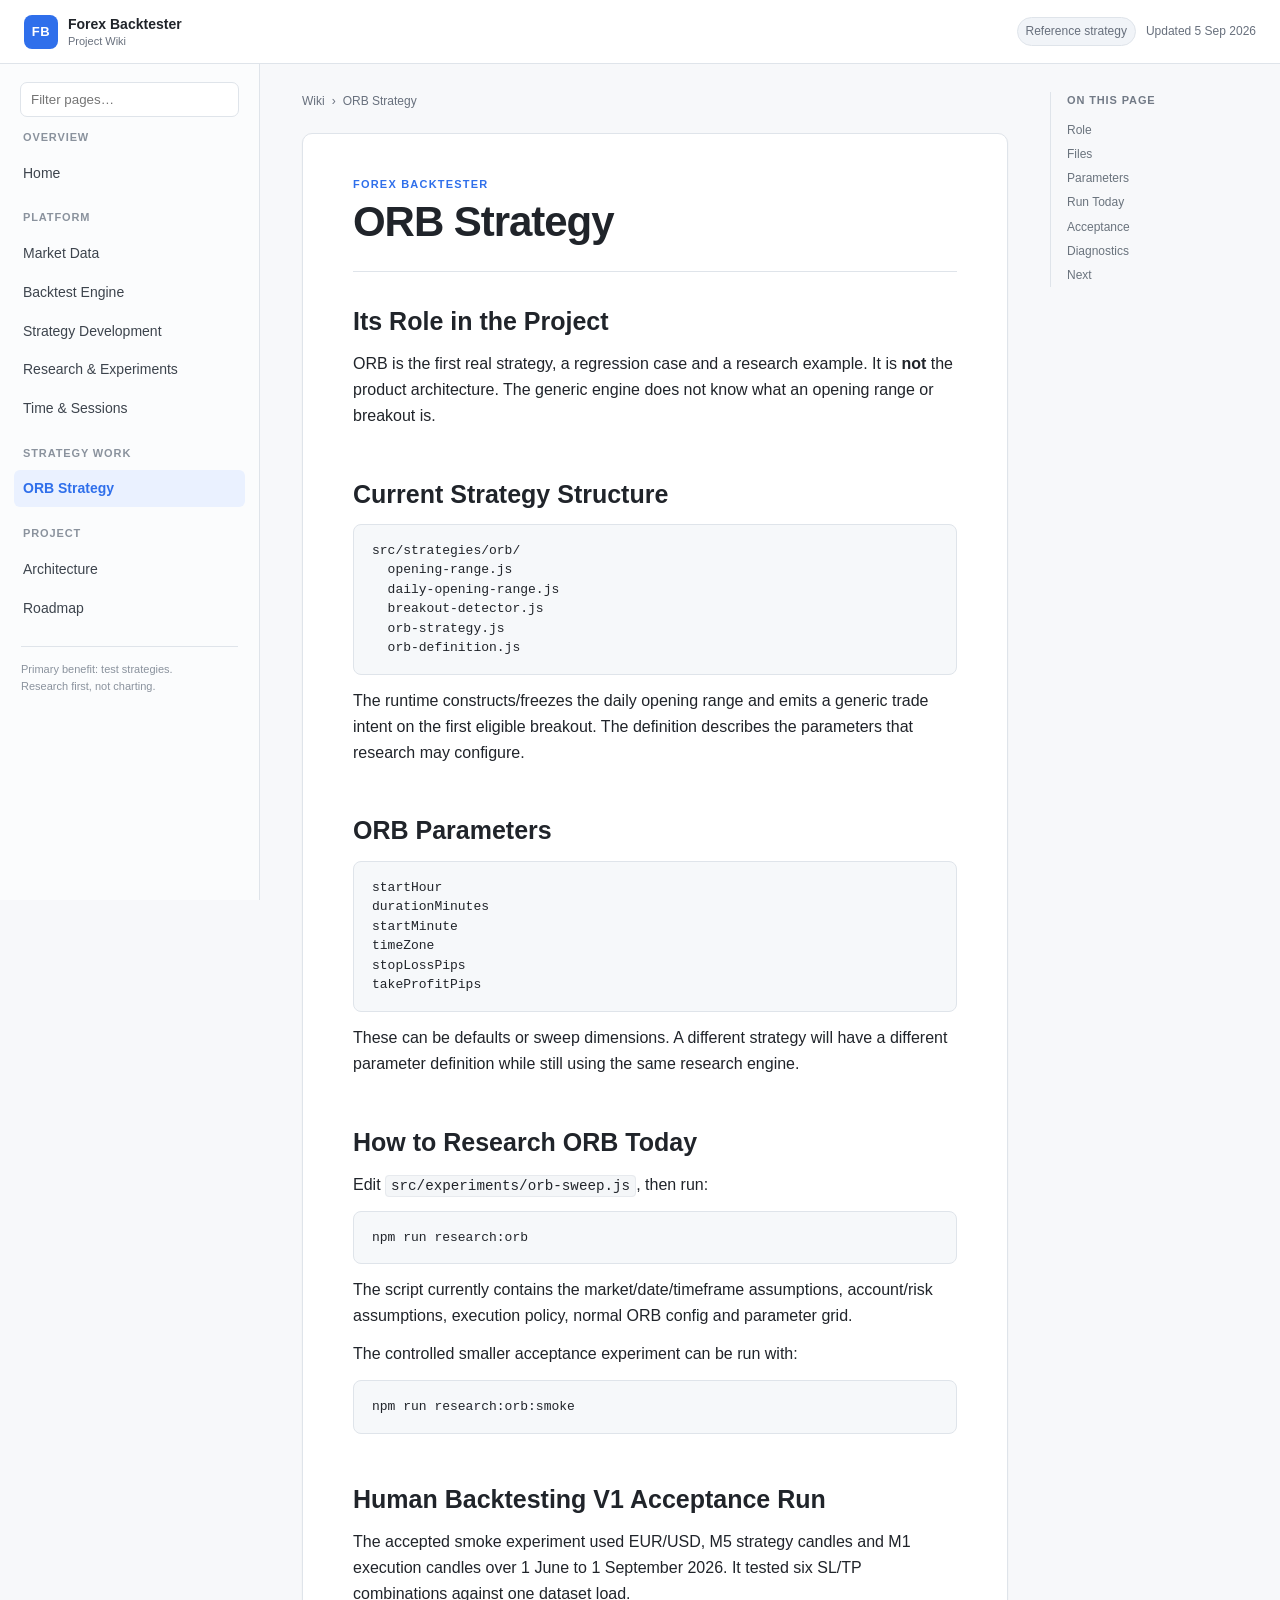
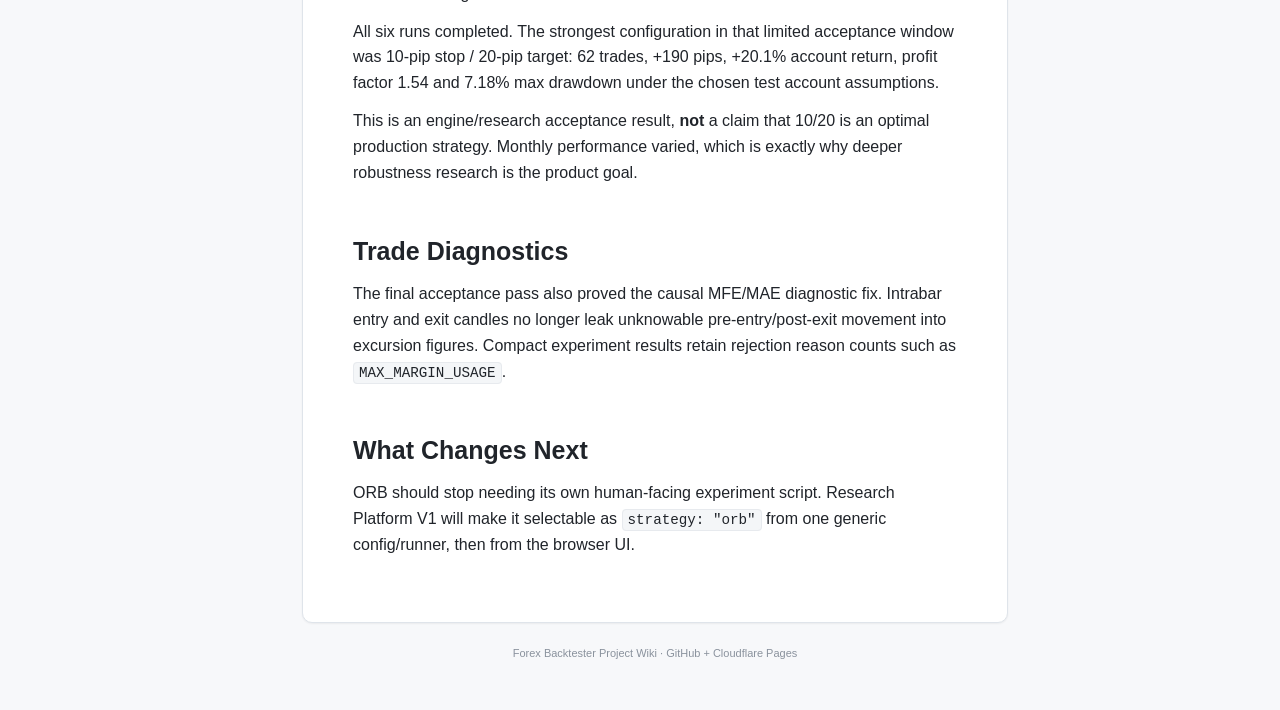
<file: orb.html>
<!doctype html>
<html lang="en"><head><meta charset="utf-8"><meta name="viewport" content="width=device-width, initial-scale=1"><meta name="description" content="Forex Backtester project wiki - ORB Strategy"><title>ORB Strategy · Forex Backtester Wiki</title><link rel="icon" href="assets/favicon.svg" type="image/svg+xml"><link rel="stylesheet" href="assets/styles.css"></head>
<body data-page="orb.html"><header class="topbar"><button class="menu-button" id="menuButton" aria-label="Open navigation">☰</button><a class="brand" href="index.html"><span class="brand-mark">FB</span><span><strong>Forex Backtester</strong><small>Project Wiki</small></span></a><div class="topbar-meta"><span class="badge">Reference strategy</span><span class="updated">Updated 5 Sep 2026</span></div></header>
<div class="layout"><aside class="sidebar" id="sidebar"><div class="sidebar-search-wrap"><label class="sr-only" for="navSearch">Filter navigation</label><input id="navSearch" class="sidebar-search" type="search" placeholder="Filter pages…" autocomplete="off"></div><nav class="sidebar-nav" aria-label="Wiki navigation"><div class="nav-group"><div class="nav-group-title">Overview</div><a class="nav-link" href="index.html" data-search="home status product focus">Home</a></div><div class="nav-group"><div class="nav-group-title">Platform</div><a class="nav-link" href="data.html" data-search="market data d1 oanda">Market Data</a><a class="nav-link" href="engine.html" data-search="backtest engine account execution">Backtest Engine</a><a class="nav-link" href="strategies.html" data-search="strategy development definition indicators">Strategy Development</a><a class="nav-link" href="research.html" data-search="research experiments config parameters sweep">Research &amp; Experiments</a><a class="nav-link" href="time.html" data-search="time sessions timeframe">Time &amp; Sessions</a></div><div class="nav-group"><div class="nav-group-title">Strategy Work</div><a class="nav-link active" href="orb.html" data-search="orb opening range breakout acceptance">ORB Strategy</a></div><div class="nav-group"><div class="nav-group-title">Project</div><a class="nav-link" href="architecture.html" data-search="architecture mental model">Architecture</a><a class="nav-link" href="roadmap.html" data-search="roadmap next milestone web ui pine ai">Roadmap</a></div></nav><div class="sidebar-footer"><span>Primary benefit: test strategies.</span><span>Research first, not charting.</span></div></aside>
<main class="content"><div class="breadcrumbs"><a href="index.html">Wiki</a><span>›</span><span>ORB Strategy</span></div><article class="article"><div class="article-heading"><p class="eyebrow">Forex Backtester</p><h1>ORB Strategy</h1></div><div class="prose">
<h2 id="role">Its Role in the Project</h2><p>ORB is the first real strategy, a regression case and a research example. It is <strong>not</strong> the product architecture. The generic engine does not know what an opening range or breakout is.</p>
<h2 id="files">Current Strategy Structure</h2><pre><code class="language-text">src/strategies/orb/
  opening-range.js
  daily-opening-range.js
  breakout-detector.js
  orb-strategy.js
  orb-definition.js
</code></pre><p>The runtime constructs/freezes the daily opening range and emits a generic trade intent on the first eligible breakout. The definition describes the parameters that research may configure.</p>
<h2 id="parameters">ORB Parameters</h2><pre><code class="language-text">startHour
durationMinutes
startMinute
timeZone
stopLossPips
takeProfitPips
</code></pre><p>These can be defaults or sweep dimensions. A different strategy will have a different parameter definition while still using the same research engine.</p>
<h2 id="run">How to Research ORB Today</h2><p>Edit <code>src/experiments/orb-sweep.js</code>, then run:</p><pre><code class="language-text">npm run research:orb
</code></pre><p>The script currently contains the market/date/timeframe assumptions, account/risk assumptions, execution policy, normal ORB config and parameter grid.</p><p>The controlled smaller acceptance experiment can be run with:</p><pre><code class="language-text">npm run research:orb:smoke
</code></pre>
<h2 id="acceptance">Human Backtesting V1 Acceptance Run</h2><p>The accepted smoke experiment used EUR/USD, M5 strategy candles and M1 execution candles over 1 June to 1 September 2026. It tested six SL/TP combinations against one dataset load.</p><p>All six runs completed. The strongest configuration in that limited acceptance window was 10-pip stop / 20-pip target: 62 trades, +190 pips, +20.1% account return, profit factor 1.54 and 7.18% max drawdown under the chosen test account assumptions.</p><p>This is an engine/research acceptance result, <strong>not</strong> a claim that 10/20 is an optimal production strategy. Monthly performance varied, which is exactly why deeper robustness research is the product goal.</p>
<h2 id="diagnostics">Trade Diagnostics</h2><p>The final acceptance pass also proved the causal MFE/MAE diagnostic fix. Intrabar entry and exit candles no longer leak unknowable pre-entry/post-exit movement into excursion figures. Compact experiment results retain rejection reason counts such as <code>MAX_MARGIN_USAGE</code>.</p>
<h2 id="next">What Changes Next</h2><p>ORB should stop needing its own human-facing experiment script. Research Platform V1 will make it selectable as <code>strategy: "orb"</code> from one generic config/runner, then from the browser UI.</p>
</div></article><footer class="page-footer">Forex Backtester Project Wiki · GitHub + Cloudflare Pages</footer></main><aside class="toc"><div class="toc-inner"><div class="toc-title">On this page</div><a class="toc-link h2" href="#role">Role</a><a class="toc-link h2" href="#files">Files</a><a class="toc-link h2" href="#parameters">Parameters</a><a class="toc-link h2" href="#run">Run Today</a><a class="toc-link h2" href="#acceptance">Acceptance</a><a class="toc-link h2" href="#diagnostics">Diagnostics</a><a class="toc-link h2" href="#next">Next</a></div></aside></div><div class="scrim" id="scrim"></div><script src="assets/wiki.js"></script></body></html>
</file>
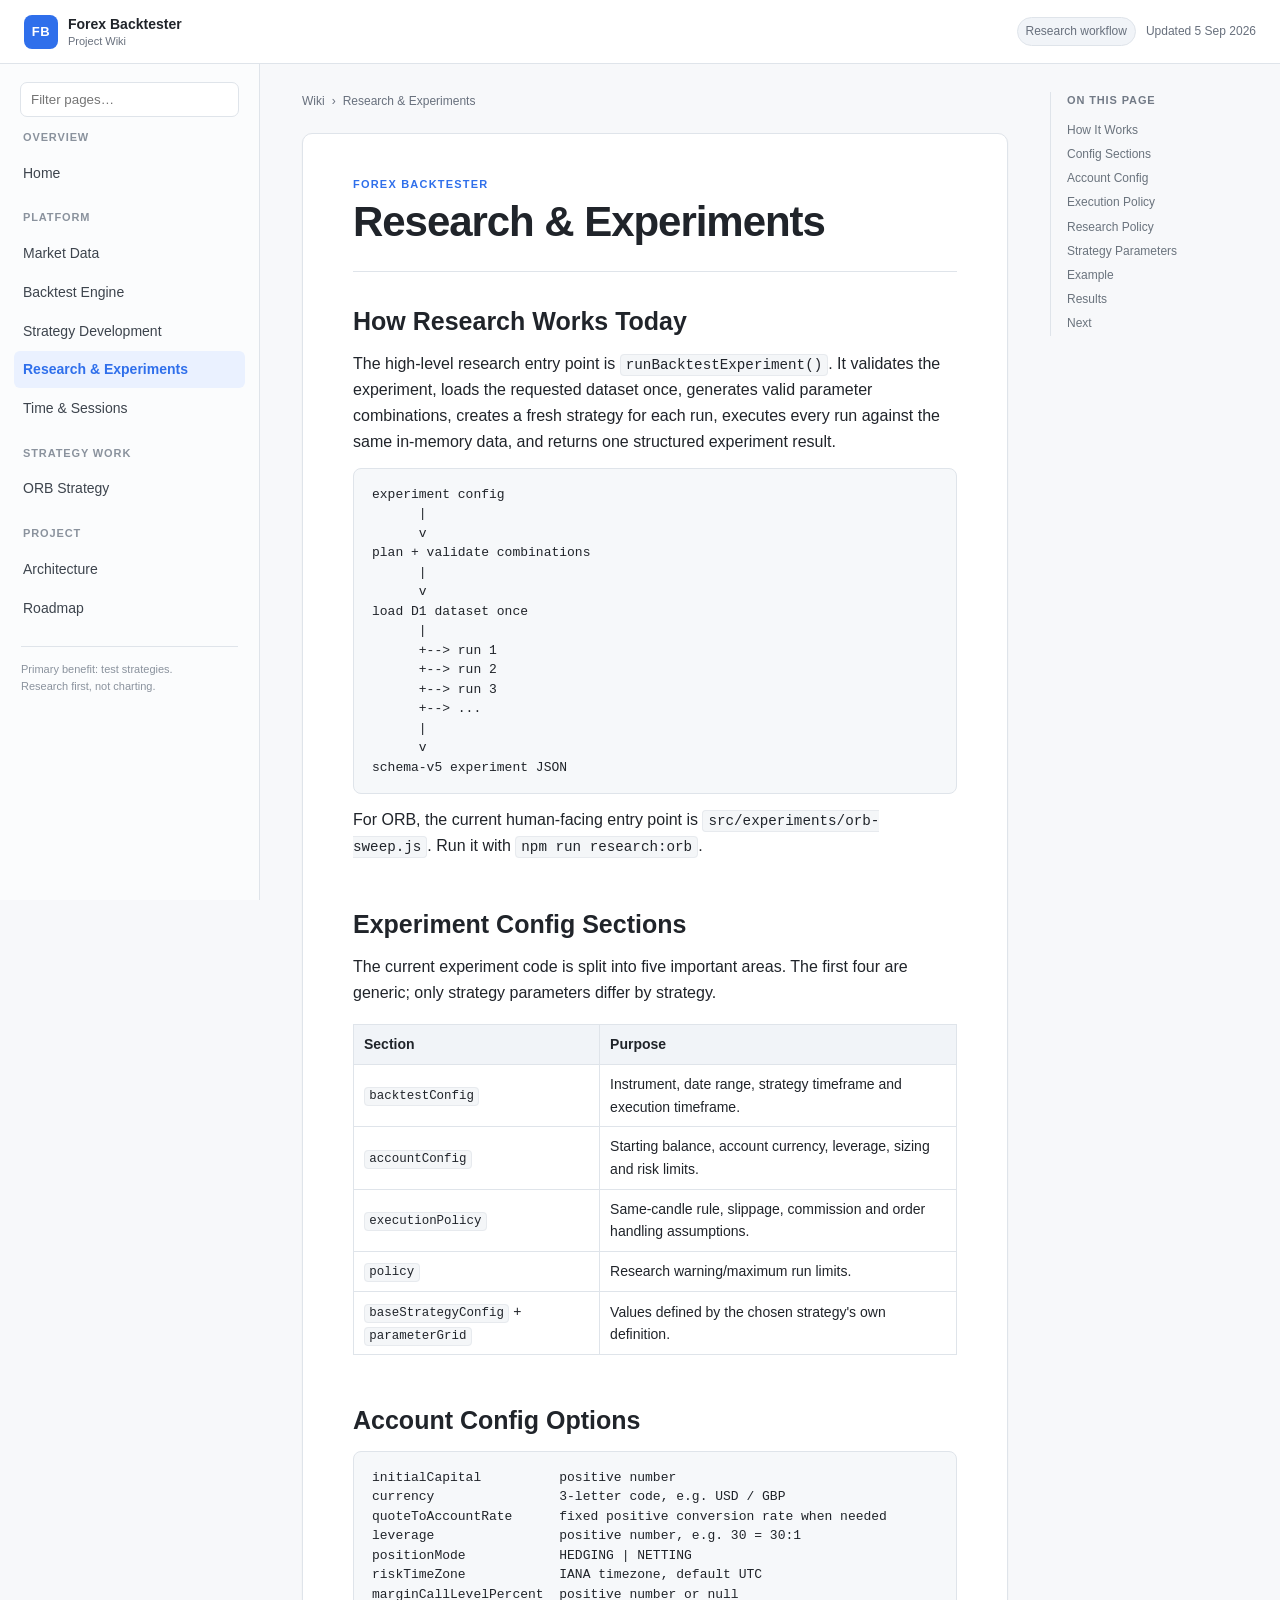
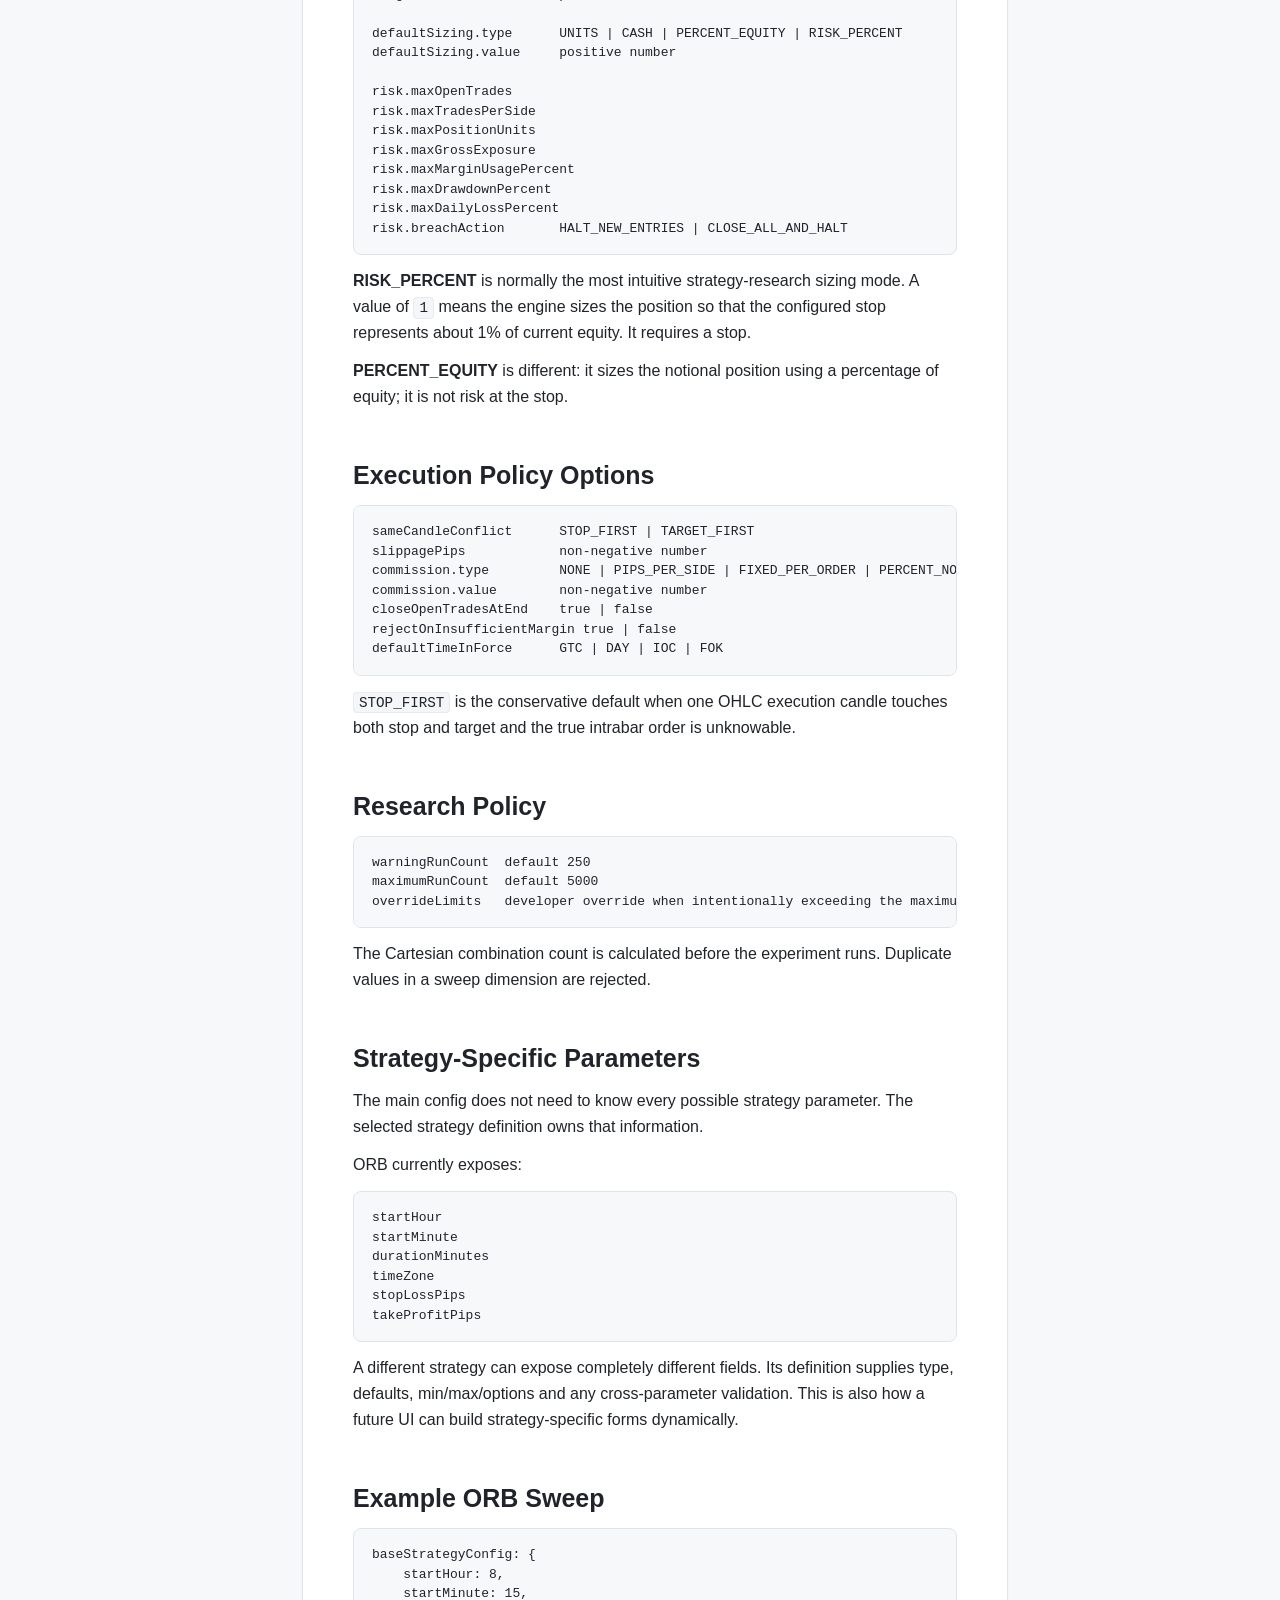
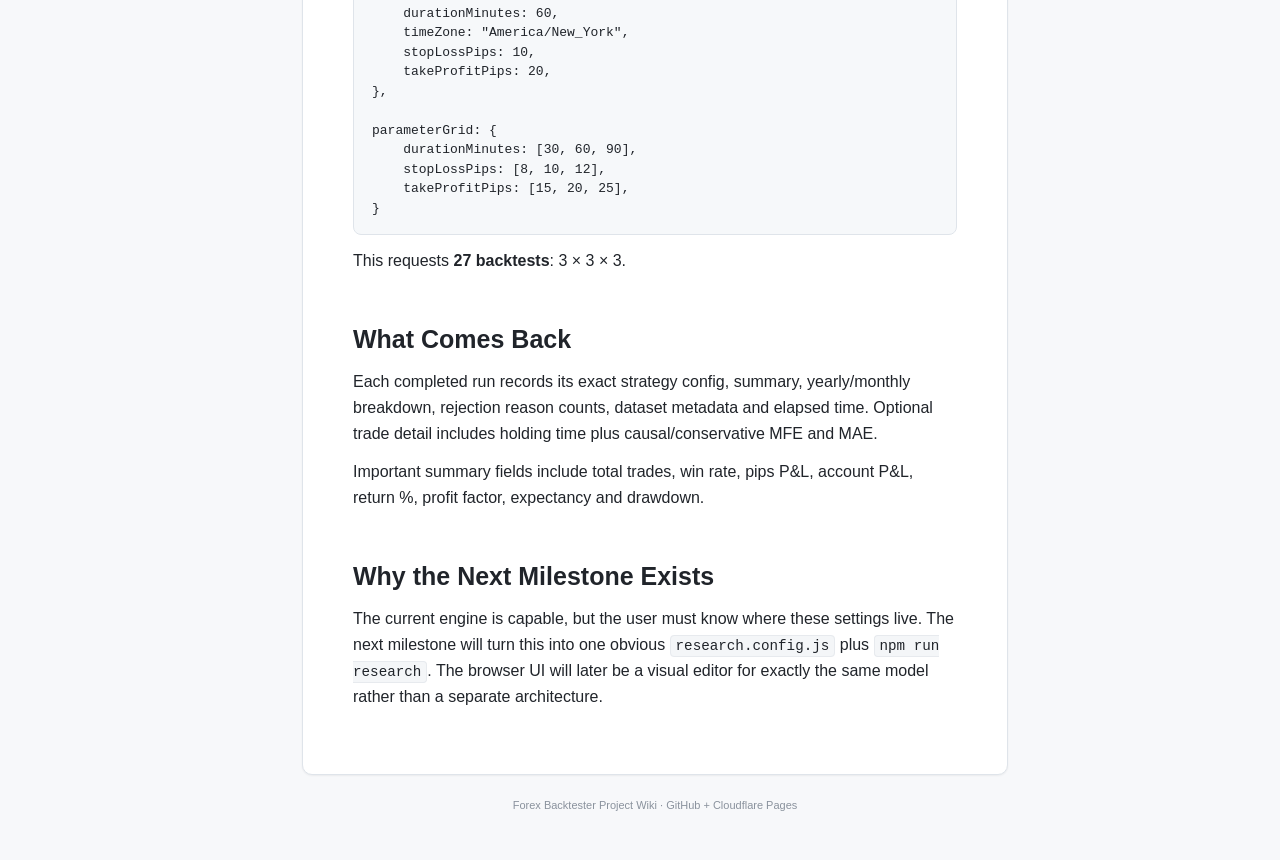
<file: research.html>
<!doctype html>
<html lang="en"><head><meta charset="utf-8"><meta name="viewport" content="width=device-width, initial-scale=1"><meta name="description" content="Forex Backtester project wiki - Research and Experiments"><title>Research &amp; Experiments · Forex Backtester Wiki</title><link rel="icon" href="assets/favicon.svg" type="image/svg+xml"><link rel="stylesheet" href="assets/styles.css"></head>
<body data-page="research.html"><header class="topbar"><button class="menu-button" id="menuButton" aria-label="Open navigation">☰</button><a class="brand" href="index.html"><span class="brand-mark">FB</span><span><strong>Forex Backtester</strong><small>Project Wiki</small></span></a><div class="topbar-meta"><span class="badge">Research workflow</span><span class="updated">Updated 5 Sep 2026</span></div></header>
<div class="layout"><aside class="sidebar" id="sidebar"><div class="sidebar-search-wrap"><label class="sr-only" for="navSearch">Filter navigation</label><input id="navSearch" class="sidebar-search" type="search" placeholder="Filter pages…" autocomplete="off"></div><nav class="sidebar-nav" aria-label="Wiki navigation"><div class="nav-group"><div class="nav-group-title">Overview</div><a class="nav-link" href="index.html" data-search="home status product focus">Home</a></div><div class="nav-group"><div class="nav-group-title">Platform</div><a class="nav-link" href="data.html" data-search="market data d1 oanda">Market Data</a><a class="nav-link" href="engine.html" data-search="backtest engine account execution">Backtest Engine</a><a class="nav-link" href="strategies.html" data-search="strategy development definition indicators">Strategy Development</a><a class="nav-link active" href="research.html" data-search="research experiments config parameters sweep">Research &amp; Experiments</a><a class="nav-link" href="time.html" data-search="time sessions timeframe">Time &amp; Sessions</a></div><div class="nav-group"><div class="nav-group-title">Strategy Work</div><a class="nav-link" href="orb.html" data-search="orb opening range breakout acceptance">ORB Strategy</a></div><div class="nav-group"><div class="nav-group-title">Project</div><a class="nav-link" href="architecture.html" data-search="architecture mental model">Architecture</a><a class="nav-link" href="roadmap.html" data-search="roadmap next milestone web ui pine ai">Roadmap</a></div></nav><div class="sidebar-footer"><span>Primary benefit: test strategies.</span><span>Research first, not charting.</span></div></aside>
<main class="content"><div class="breadcrumbs"><a href="index.html">Wiki</a><span>›</span><span>Research &amp; Experiments</span></div><article class="article"><div class="article-heading"><p class="eyebrow">Forex Backtester</p><h1>Research &amp; Experiments</h1></div><div class="prose">
<h2 id="today">How Research Works Today</h2><p>The high-level research entry point is <code>runBacktestExperiment()</code>. It validates the experiment, loads the requested dataset once, generates valid parameter combinations, creates a fresh strategy for each run, executes every run against the same in-memory data, and returns one structured experiment result.</p><pre><code class="language-text">experiment config
      |
      v
plan + validate combinations
      |
      v
load D1 dataset once
      |
      +--> run 1
      +--> run 2
      +--> run 3
      +--> ...
      |
      v
schema-v5 experiment JSON
</code></pre><p>For ORB, the current human-facing entry point is <code>src/experiments/orb-sweep.js</code>. Run it with <code>npm run research:orb</code>.</p>
<h2 id="config-sections">Experiment Config Sections</h2><p>The current experiment code is split into five important areas. The first four are generic; only strategy parameters differ by strategy.</p><table><thead><tr><th>Section</th><th>Purpose</th></tr></thead><tbody><tr><td><code>backtestConfig</code></td><td>Instrument, date range, strategy timeframe and execution timeframe.</td></tr><tr><td><code>accountConfig</code></td><td>Starting balance, account currency, leverage, sizing and risk limits.</td></tr><tr><td><code>executionPolicy</code></td><td>Same-candle rule, slippage, commission and order handling assumptions.</td></tr><tr><td><code>policy</code></td><td>Research warning/maximum run limits.</td></tr><tr><td><code>baseStrategyConfig</code> + <code>parameterGrid</code></td><td>Values defined by the chosen strategy's own definition.</td></tr></tbody></table>
<h2 id="account">Account Config Options</h2><pre><code class="language-text">initialCapital          positive number
currency                3-letter code, e.g. USD / GBP
quoteToAccountRate      fixed positive conversion rate when needed
leverage                positive number, e.g. 30 = 30:1
positionMode            HEDGING | NETTING
riskTimeZone            IANA timezone, default UTC
marginCallLevelPercent  positive number or null

defaultSizing.type      UNITS | CASH | PERCENT_EQUITY | RISK_PERCENT
defaultSizing.value     positive number

risk.maxOpenTrades
risk.maxTradesPerSide
risk.maxPositionUnits
risk.maxGrossExposure
risk.maxMarginUsagePercent
risk.maxDrawdownPercent
risk.maxDailyLossPercent
risk.breachAction       HALT_NEW_ENTRIES | CLOSE_ALL_AND_HALT
</code></pre><p><strong>RISK_PERCENT</strong> is normally the most intuitive strategy-research sizing mode. A value of <code>1</code> means the engine sizes the position so that the configured stop represents about 1% of current equity. It requires a stop.</p><p><strong>PERCENT_EQUITY</strong> is different: it sizes the notional position using a percentage of equity; it is not risk at the stop.</p>
<h2 id="execution">Execution Policy Options</h2><pre><code class="language-text">sameCandleConflict      STOP_FIRST | TARGET_FIRST
slippagePips            non-negative number
commission.type         NONE | PIPS_PER_SIDE | FIXED_PER_ORDER | PERCENT_NOTIONAL
commission.value        non-negative number
closeOpenTradesAtEnd    true | false
rejectOnInsufficientMargin true | false
defaultTimeInForce      GTC | DAY | IOC | FOK
</code></pre><p><code>STOP_FIRST</code> is the conservative default when one OHLC execution candle touches both stop and target and the true intrabar order is unknowable.</p>
<h2 id="research-policy">Research Policy</h2><pre><code class="language-text">warningRunCount  default 250
maximumRunCount  default 5000
overrideLimits   developer override when intentionally exceeding the maximum
</code></pre><p>The Cartesian combination count is calculated before the experiment runs. Duplicate values in a sweep dimension are rejected.</p>
<h2 id="strategy-parameters">Strategy-Specific Parameters</h2><p>The main config does not need to know every possible strategy parameter. The selected strategy definition owns that information.</p><p>ORB currently exposes:</p><pre><code class="language-text">startHour
startMinute
durationMinutes
timeZone
stopLossPips
takeProfitPips
</code></pre><p>A different strategy can expose completely different fields. Its definition supplies type, defaults, min/max/options and any cross-parameter validation. This is also how a future UI can build strategy-specific forms dynamically.</p>
<h2 id="example">Example ORB Sweep</h2><pre><code class="language-javascript">baseStrategyConfig: {
    startHour: 8,
    startMinute: 15,
    durationMinutes: 60,
    timeZone: "America/New_York",
    stopLossPips: 10,
    takeProfitPips: 20,
},

parameterGrid: {
    durationMinutes: [30, 60, 90],
    stopLossPips: [8, 10, 12],
    takeProfitPips: [15, 20, 25],
}
</code></pre><p>This requests <strong>27 backtests</strong>: 3 × 3 × 3.</p>
<h2 id="results">What Comes Back</h2><p>Each completed run records its exact strategy config, summary, yearly/monthly breakdown, rejection reason counts, dataset metadata and elapsed time. Optional trade detail includes holding time plus causal/conservative MFE and MAE.</p><p>Important summary fields include total trades, win rate, pips P&amp;L, account P&amp;L, return %, profit factor, expectancy and drawdown.</p>
<h2 id="next">Why the Next Milestone Exists</h2><p>The current engine is capable, but the user must know where these settings live. The next milestone will turn this into one obvious <code>research.config.js</code> plus <code>npm run research</code>. The browser UI will later be a visual editor for exactly the same model rather than a separate architecture.</p>
</div></article><footer class="page-footer">Forex Backtester Project Wiki · GitHub + Cloudflare Pages</footer></main><aside class="toc"><div class="toc-inner"><div class="toc-title">On this page</div><a class="toc-link h2" href="#today">How It Works</a><a class="toc-link h2" href="#config-sections">Config Sections</a><a class="toc-link h2" href="#account">Account Config</a><a class="toc-link h2" href="#execution">Execution Policy</a><a class="toc-link h2" href="#research-policy">Research Policy</a><a class="toc-link h2" href="#strategy-parameters">Strategy Parameters</a><a class="toc-link h2" href="#example">Example</a><a class="toc-link h2" href="#results">Results</a><a class="toc-link h2" href="#next">Next</a></div></aside></div><div class="scrim" id="scrim"></div><script src="assets/wiki.js"></script></body></html>
</file>
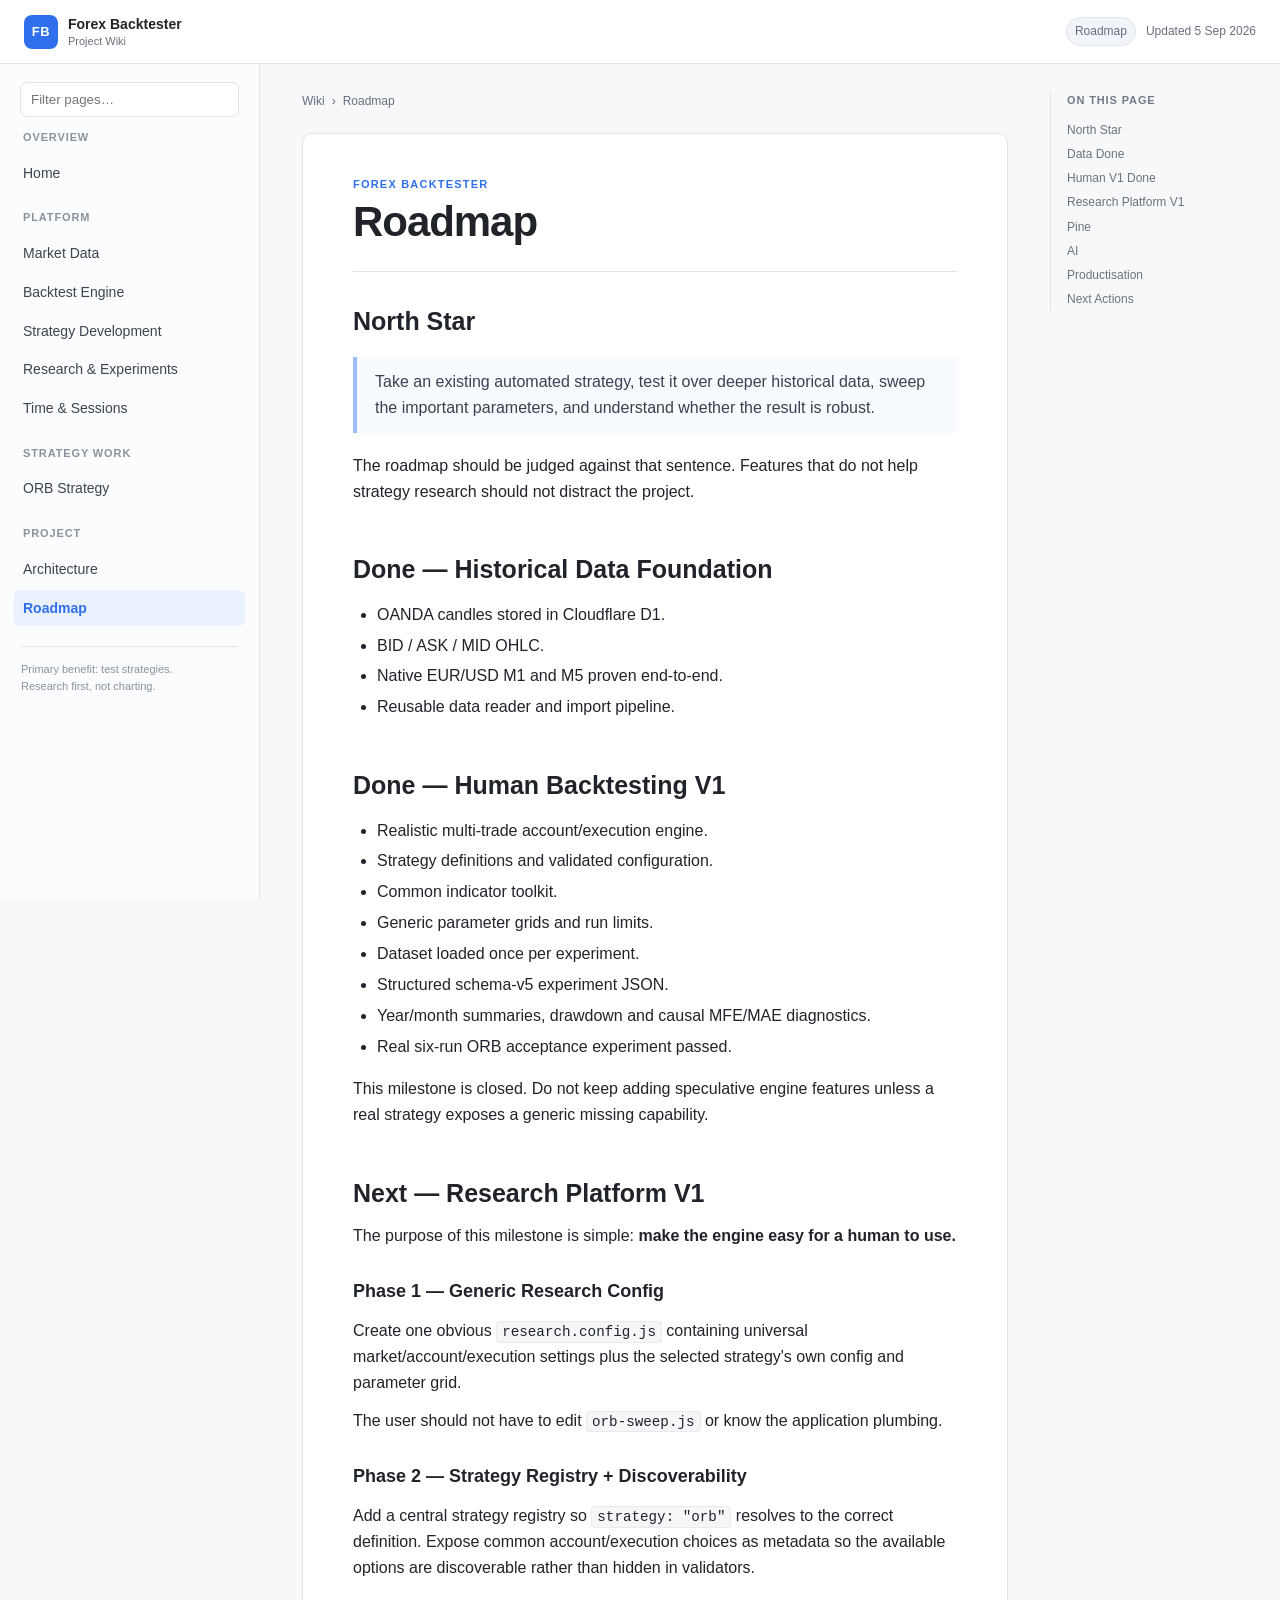
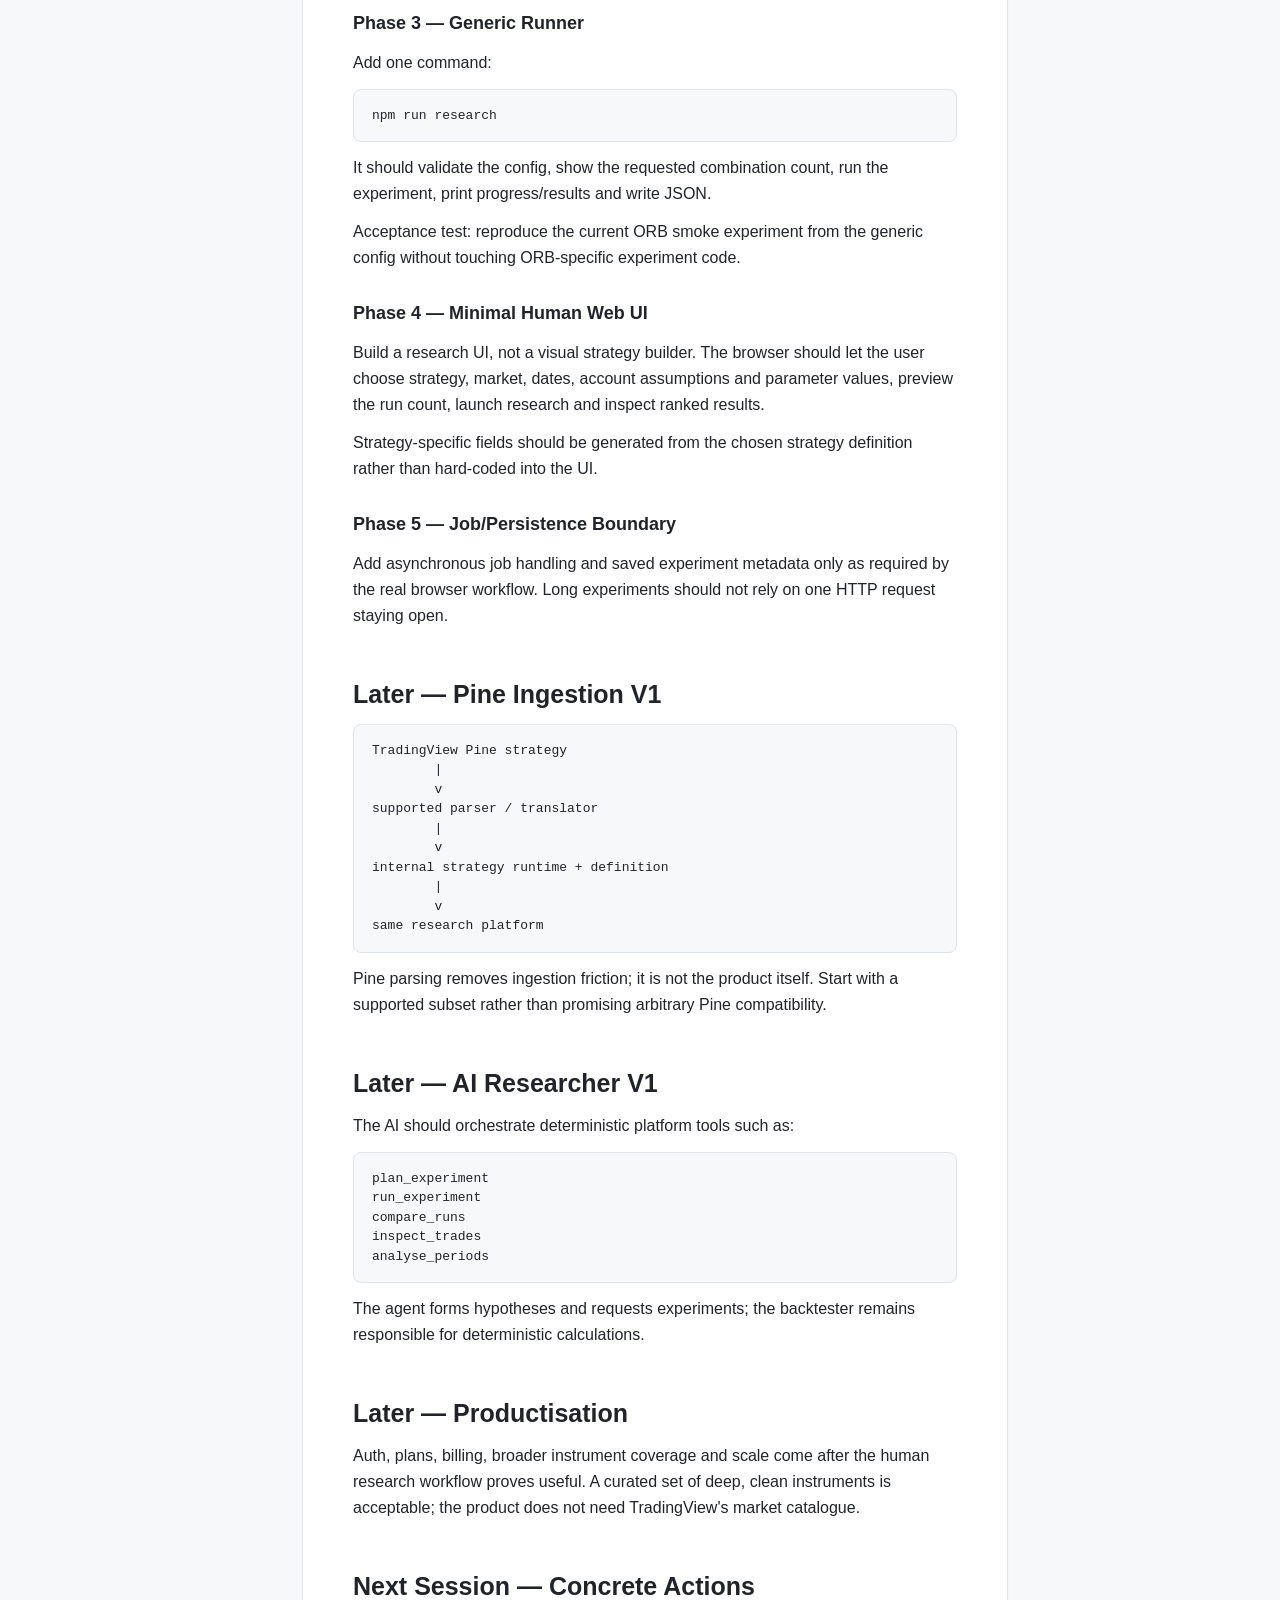
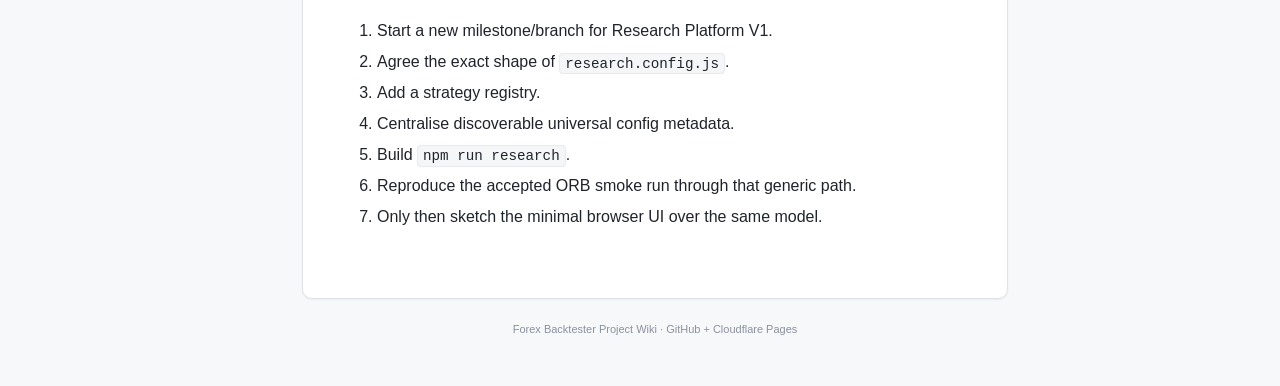
<file: roadmap.html>
<!doctype html>
<html lang="en"><head><meta charset="utf-8"><meta name="viewport" content="width=device-width, initial-scale=1"><meta name="description" content="Forex Backtester project wiki - Roadmap"><title>Roadmap · Forex Backtester Wiki</title><link rel="icon" href="assets/favicon.svg" type="image/svg+xml"><link rel="stylesheet" href="assets/styles.css"></head>
<body data-page="roadmap.html"><header class="topbar"><button class="menu-button" id="menuButton" aria-label="Open navigation">☰</button><a class="brand" href="index.html"><span class="brand-mark">FB</span><span><strong>Forex Backtester</strong><small>Project Wiki</small></span></a><div class="topbar-meta"><span class="badge">Roadmap</span><span class="updated">Updated 5 Sep 2026</span></div></header>
<div class="layout"><aside class="sidebar" id="sidebar"><div class="sidebar-search-wrap"><label class="sr-only" for="navSearch">Filter navigation</label><input id="navSearch" class="sidebar-search" type="search" placeholder="Filter pages…" autocomplete="off"></div><nav class="sidebar-nav" aria-label="Wiki navigation"><div class="nav-group"><div class="nav-group-title">Overview</div><a class="nav-link" href="index.html" data-search="home status product focus">Home</a></div><div class="nav-group"><div class="nav-group-title">Platform</div><a class="nav-link" href="data.html" data-search="market data d1 oanda">Market Data</a><a class="nav-link" href="engine.html" data-search="backtest engine account execution">Backtest Engine</a><a class="nav-link" href="strategies.html" data-search="strategy development definition indicators">Strategy Development</a><a class="nav-link" href="research.html" data-search="research experiments config parameters sweep">Research &amp; Experiments</a><a class="nav-link" href="time.html" data-search="time sessions timeframe">Time &amp; Sessions</a></div><div class="nav-group"><div class="nav-group-title">Strategy Work</div><a class="nav-link" href="orb.html" data-search="orb opening range breakout acceptance">ORB Strategy</a></div><div class="nav-group"><div class="nav-group-title">Project</div><a class="nav-link" href="architecture.html" data-search="architecture mental model">Architecture</a><a class="nav-link active" href="roadmap.html" data-search="roadmap next milestone web ui pine ai">Roadmap</a></div></nav><div class="sidebar-footer"><span>Primary benefit: test strategies.</span><span>Research first, not charting.</span></div></aside>
<main class="content"><div class="breadcrumbs"><a href="index.html">Wiki</a><span>›</span><span>Roadmap</span></div><article class="article"><div class="article-heading"><p class="eyebrow">Forex Backtester</p><h1>Roadmap</h1></div><div class="prose">
<h2 id="north-star">North Star</h2><blockquote><p>Take an existing automated strategy, test it over deeper historical data, sweep the important parameters, and understand whether the result is robust.</p></blockquote><p>The roadmap should be judged against that sentence. Features that do not help strategy research should not distract the project.</p>
<h2 id="done-data">Done — Historical Data Foundation</h2><ul><li>OANDA candles stored in Cloudflare D1.</li><li>BID / ASK / MID OHLC.</li><li>Native EUR/USD M1 and M5 proven end-to-end.</li><li>Reusable data reader and import pipeline.</li></ul>
<h2 id="done-human">Done — Human Backtesting V1</h2><ul><li>Realistic multi-trade account/execution engine.</li><li>Strategy definitions and validated configuration.</li><li>Common indicator toolkit.</li><li>Generic parameter grids and run limits.</li><li>Dataset loaded once per experiment.</li><li>Structured schema-v5 experiment JSON.</li><li>Year/month summaries, drawdown and causal MFE/MAE diagnostics.</li><li>Real six-run ORB acceptance experiment passed.</li></ul><p>This milestone is closed. Do not keep adding speculative engine features unless a real strategy exposes a generic missing capability.</p>
<h2 id="next">Next — Research Platform V1</h2><p>The purpose of this milestone is simple: <strong>make the engine easy for a human to use.</strong></p>
<h3 id="phase1">Phase 1 — Generic Research Config</h3><p>Create one obvious <code>research.config.js</code> containing universal market/account/execution settings plus the selected strategy's own config and parameter grid.</p><p>The user should not have to edit <code>orb-sweep.js</code> or know the application plumbing.</p>
<h3 id="phase2">Phase 2 — Strategy Registry + Discoverability</h3><p>Add a central strategy registry so <code>strategy: "orb"</code> resolves to the correct definition. Expose common account/execution choices as metadata so the available options are discoverable rather than hidden in validators.</p>
<h3 id="phase3">Phase 3 — Generic Runner</h3><p>Add one command:</p><pre><code class="language-text">npm run research
</code></pre><p>It should validate the config, show the requested combination count, run the experiment, print progress/results and write JSON.</p><p>Acceptance test: reproduce the current ORB smoke experiment from the generic config without touching ORB-specific experiment code.</p>
<h3 id="phase4">Phase 4 — Minimal Human Web UI</h3><p>Build a research UI, not a visual strategy builder. The browser should let the user choose strategy, market, dates, account assumptions and parameter values, preview the run count, launch research and inspect ranked results.</p><p>Strategy-specific fields should be generated from the chosen strategy definition rather than hard-coded into the UI.</p>
<h3 id="phase5">Phase 5 — Job/Persistence Boundary</h3><p>Add asynchronous job handling and saved experiment metadata only as required by the real browser workflow. Long experiments should not rely on one HTTP request staying open.</p>
<h2 id="pine">Later — Pine Ingestion V1</h2><pre><code class="language-text">TradingView Pine strategy
        |
        v
supported parser / translator
        |
        v
internal strategy runtime + definition
        |
        v
same research platform
</code></pre><p>Pine parsing removes ingestion friction; it is not the product itself. Start with a supported subset rather than promising arbitrary Pine compatibility.</p>
<h2 id="ai">Later — AI Researcher V1</h2><p>The AI should orchestrate deterministic platform tools such as:</p><pre><code class="language-text">plan_experiment
run_experiment
compare_runs
inspect_trades
analyse_periods
</code></pre><p>The agent forms hypotheses and requests experiments; the backtester remains responsible for deterministic calculations.</p>
<h2 id="productisation">Later — Productisation</h2><p>Auth, plans, billing, broader instrument coverage and scale come after the human research workflow proves useful. A curated set of deep, clean instruments is acceptable; the product does not need TradingView's market catalogue.</p>
<h2 id="next-actions">Next Session — Concrete Actions</h2><ol><li>Start a new milestone/branch for Research Platform V1.</li><li>Agree the exact shape of <code>research.config.js</code>.</li><li>Add a strategy registry.</li><li>Centralise discoverable universal config metadata.</li><li>Build <code>npm run research</code>.</li><li>Reproduce the accepted ORB smoke run through that generic path.</li><li>Only then sketch the minimal browser UI over the same model.</li></ol>
</div></article><footer class="page-footer">Forex Backtester Project Wiki · GitHub + Cloudflare Pages</footer></main><aside class="toc"><div class="toc-inner"><div class="toc-title">On this page</div><a class="toc-link h2" href="#north-star">North Star</a><a class="toc-link h2" href="#done-data">Data Done</a><a class="toc-link h2" href="#done-human">Human V1 Done</a><a class="toc-link h2" href="#next">Research Platform V1</a><a class="toc-link h2" href="#pine">Pine</a><a class="toc-link h2" href="#ai">AI</a><a class="toc-link h2" href="#productisation">Productisation</a><a class="toc-link h2" href="#next-actions">Next Actions</a></div></aside></div><div class="scrim" id="scrim"></div><script src="assets/wiki.js"></script></body></html>
</file>
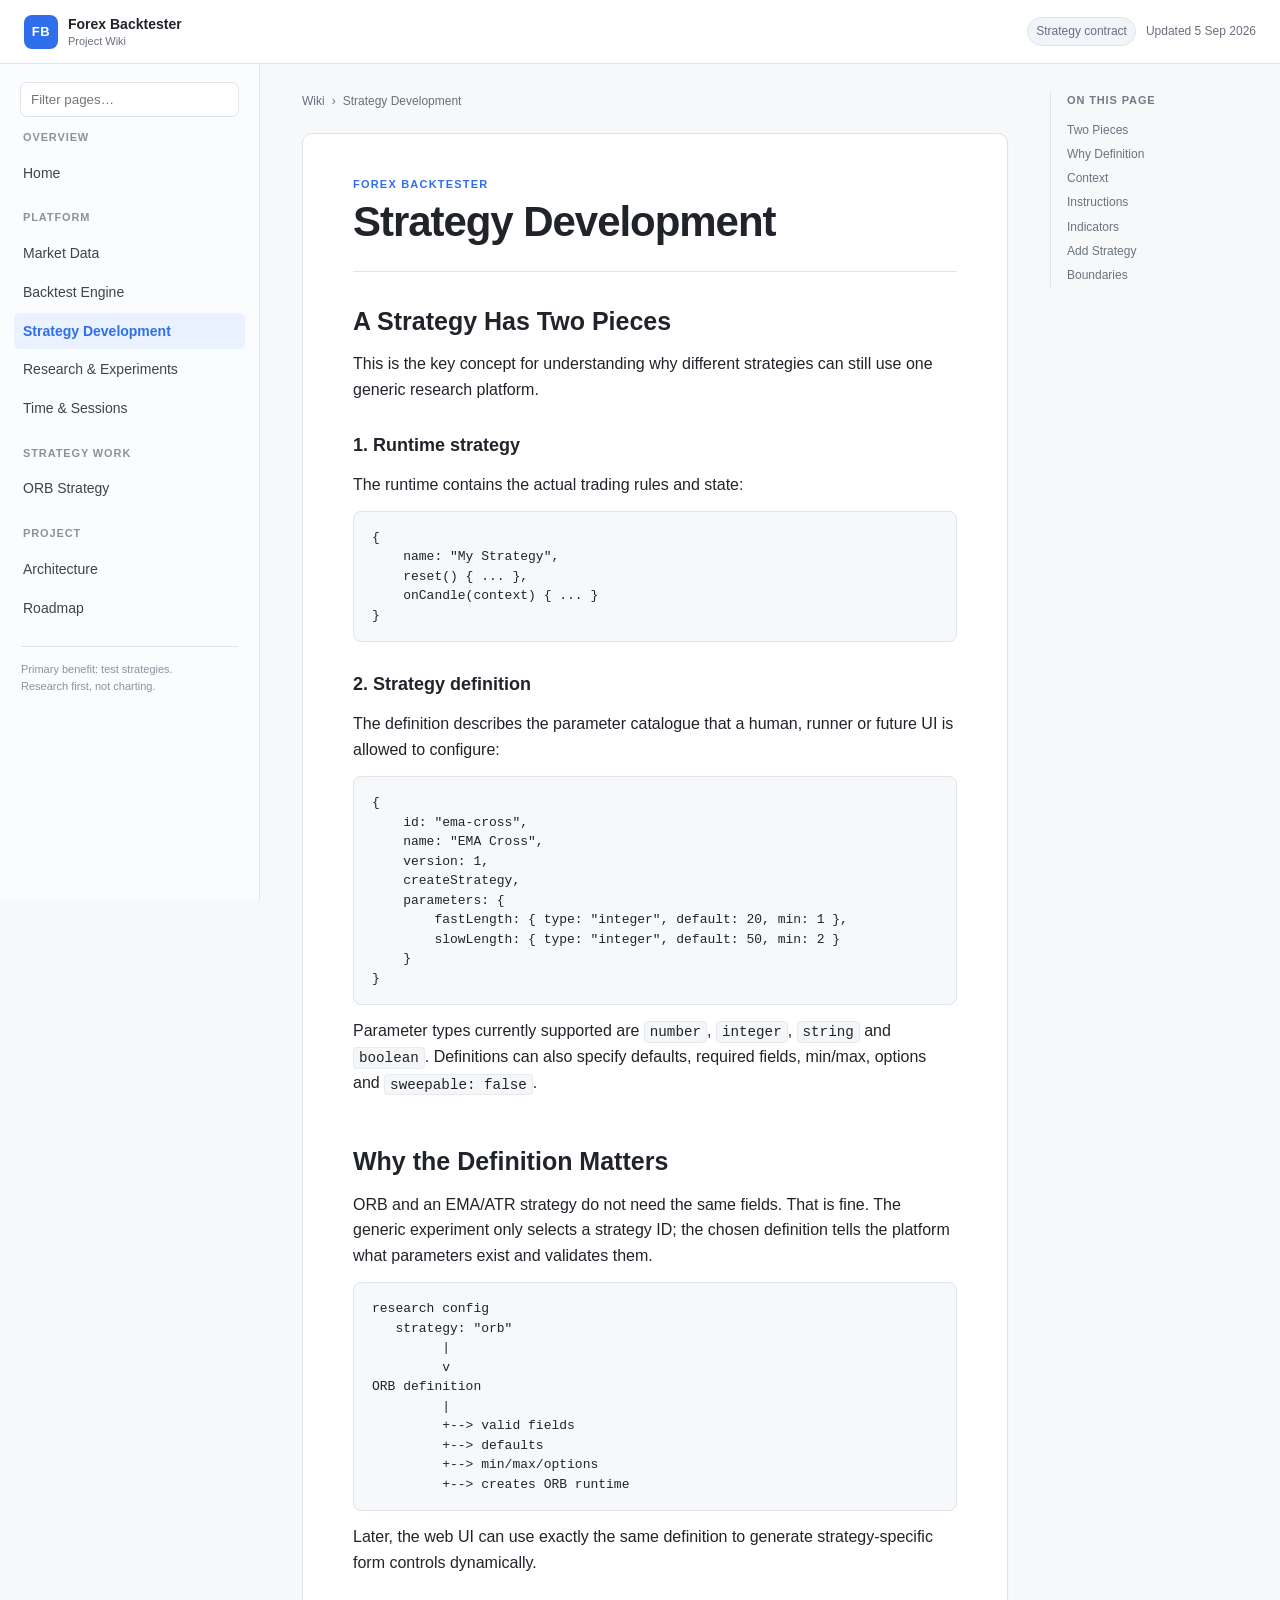
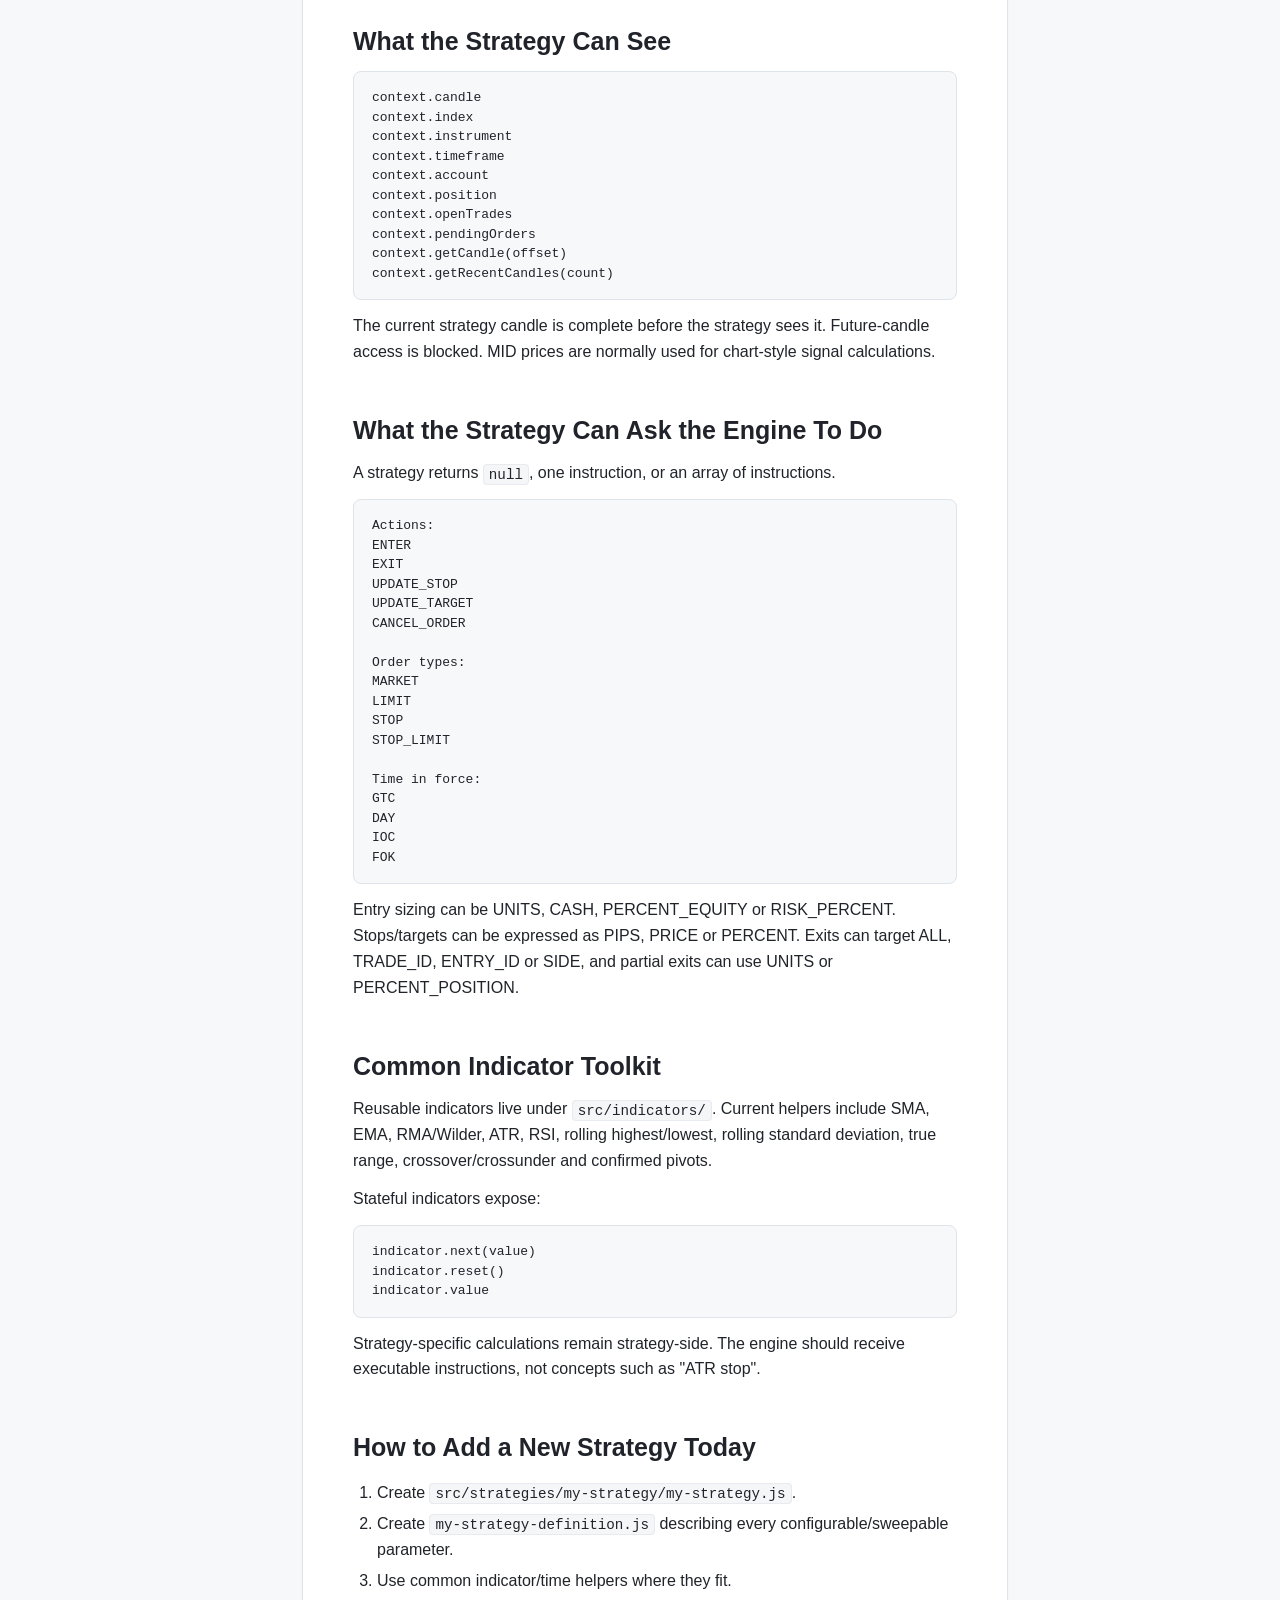
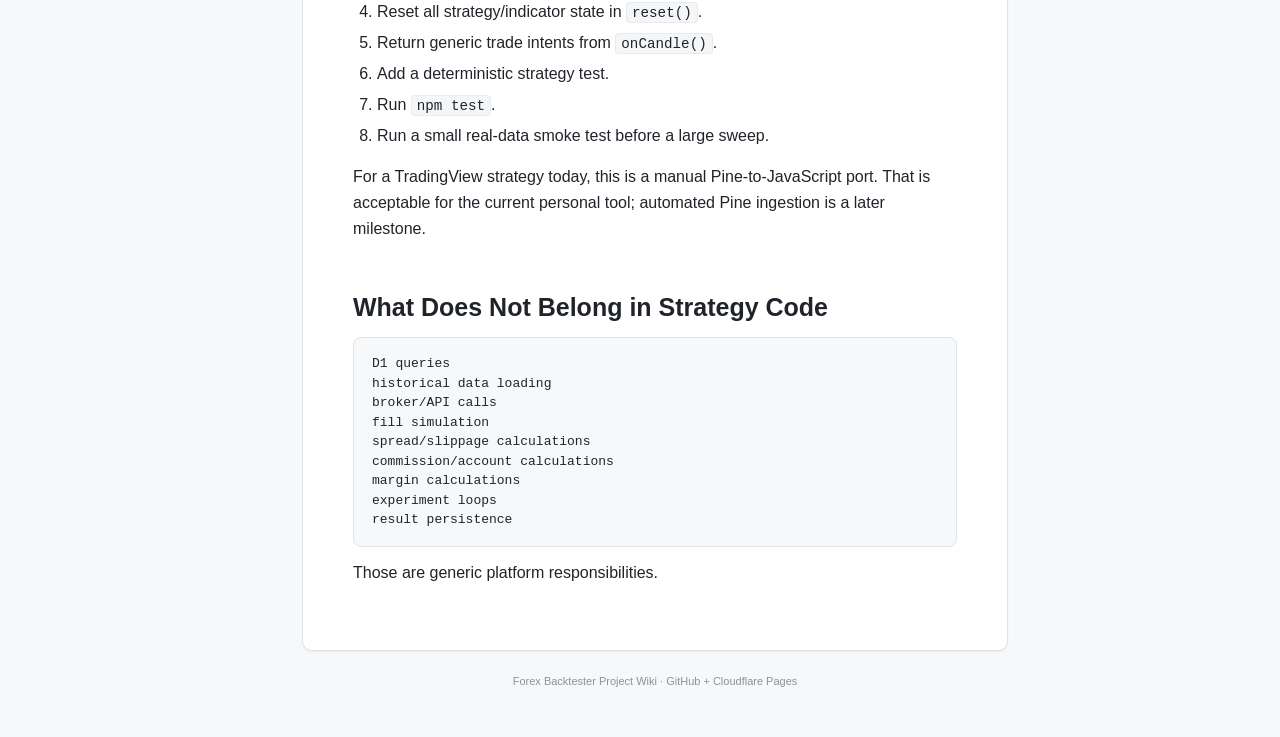
<file: strategies.html>
<!doctype html>
<html lang="en"><head><meta charset="utf-8"><meta name="viewport" content="width=device-width, initial-scale=1"><meta name="description" content="Forex Backtester project wiki - Strategy Development"><title>Strategy Development · Forex Backtester Wiki</title><link rel="icon" href="assets/favicon.svg" type="image/svg+xml"><link rel="stylesheet" href="assets/styles.css"></head>
<body data-page="strategies.html"><header class="topbar"><button class="menu-button" id="menuButton" aria-label="Open navigation">☰</button><a class="brand" href="index.html"><span class="brand-mark">FB</span><span><strong>Forex Backtester</strong><small>Project Wiki</small></span></a><div class="topbar-meta"><span class="badge">Strategy contract</span><span class="updated">Updated 5 Sep 2026</span></div></header>
<div class="layout"><aside class="sidebar" id="sidebar"><div class="sidebar-search-wrap"><label class="sr-only" for="navSearch">Filter navigation</label><input id="navSearch" class="sidebar-search" type="search" placeholder="Filter pages…" autocomplete="off"></div><nav class="sidebar-nav" aria-label="Wiki navigation"><div class="nav-group"><div class="nav-group-title">Overview</div><a class="nav-link" href="index.html" data-search="home status product focus">Home</a></div><div class="nav-group"><div class="nav-group-title">Platform</div><a class="nav-link" href="data.html" data-search="market data d1 oanda">Market Data</a><a class="nav-link" href="engine.html" data-search="backtest engine account execution">Backtest Engine</a><a class="nav-link active" href="strategies.html" data-search="strategy development definition indicators">Strategy Development</a><a class="nav-link" href="research.html" data-search="research experiments config parameters sweep">Research &amp; Experiments</a><a class="nav-link" href="time.html" data-search="time sessions timeframe">Time &amp; Sessions</a></div><div class="nav-group"><div class="nav-group-title">Strategy Work</div><a class="nav-link" href="orb.html" data-search="orb opening range breakout acceptance">ORB Strategy</a></div><div class="nav-group"><div class="nav-group-title">Project</div><a class="nav-link" href="architecture.html" data-search="architecture mental model">Architecture</a><a class="nav-link" href="roadmap.html" data-search="roadmap next milestone web ui pine ai">Roadmap</a></div></nav><div class="sidebar-footer"><span>Primary benefit: test strategies.</span><span>Research first, not charting.</span></div></aside>
<main class="content"><div class="breadcrumbs"><a href="index.html">Wiki</a><span>›</span><span>Strategy Development</span></div><article class="article"><div class="article-heading"><p class="eyebrow">Forex Backtester</p><h1>Strategy Development</h1></div><div class="prose">
<h2 id="two-pieces">A Strategy Has Two Pieces</h2><p>This is the key concept for understanding why different strategies can still use one generic research platform.</p><h3>1. Runtime strategy</h3><p>The runtime contains the actual trading rules and state:</p><pre><code class="language-javascript">{
    name: "My Strategy",
    reset() { ... },
    onCandle(context) { ... }
}
</code></pre><h3>2. Strategy definition</h3><p>The definition describes the parameter catalogue that a human, runner or future UI is allowed to configure:</p><pre><code class="language-javascript">{
    id: "ema-cross",
    name: "EMA Cross",
    version: 1,
    createStrategy,
    parameters: {
        fastLength: { type: "integer", default: 20, min: 1 },
        slowLength: { type: "integer", default: 50, min: 2 }
    }
}
</code></pre><p>Parameter types currently supported are <code>number</code>, <code>integer</code>, <code>string</code> and <code>boolean</code>. Definitions can also specify defaults, required fields, min/max, options and <code>sweepable: false</code>.</p>
<h2 id="why-definition">Why the Definition Matters</h2><p>ORB and an EMA/ATR strategy do not need the same fields. That is fine. The generic experiment only selects a strategy ID; the chosen definition tells the platform what parameters exist and validates them.</p><pre><code class="language-text">research config
   strategy: "orb"
         |
         v
ORB definition
         |
         +--> valid fields
         +--> defaults
         +--> min/max/options
         +--> creates ORB runtime
</code></pre><p>Later, the web UI can use exactly the same definition to generate strategy-specific form controls dynamically.</p>
<h2 id="context">What the Strategy Can See</h2><pre><code class="language-text">context.candle
context.index
context.instrument
context.timeframe
context.account
context.position
context.openTrades
context.pendingOrders
context.getCandle(offset)
context.getRecentCandles(count)
</code></pre><p>The current strategy candle is complete before the strategy sees it. Future-candle access is blocked. MID prices are normally used for chart-style signal calculations.</p>
<h2 id="instructions">What the Strategy Can Ask the Engine To Do</h2><p>A strategy returns <code>null</code>, one instruction, or an array of instructions.</p><pre><code class="language-text">Actions:
ENTER
EXIT
UPDATE_STOP
UPDATE_TARGET
CANCEL_ORDER

Order types:
MARKET
LIMIT
STOP
STOP_LIMIT

Time in force:
GTC
DAY
IOC
FOK
</code></pre><p>Entry sizing can be UNITS, CASH, PERCENT_EQUITY or RISK_PERCENT. Stops/targets can be expressed as PIPS, PRICE or PERCENT. Exits can target ALL, TRADE_ID, ENTRY_ID or SIDE, and partial exits can use UNITS or PERCENT_POSITION.</p>
<h2 id="indicators">Common Indicator Toolkit</h2><p>Reusable indicators live under <code>src/indicators/</code>. Current helpers include SMA, EMA, RMA/Wilder, ATR, RSI, rolling highest/lowest, rolling standard deviation, true range, crossover/crossunder and confirmed pivots.</p><p>Stateful indicators expose:</p><pre><code class="language-javascript">indicator.next(value)
indicator.reset()
indicator.value
</code></pre><p>Strategy-specific calculations remain strategy-side. The engine should receive executable instructions, not concepts such as "ATR stop".</p>
<h2 id="new-strategy">How to Add a New Strategy Today</h2><ol><li>Create <code>src/strategies/my-strategy/my-strategy.js</code>.</li><li>Create <code>my-strategy-definition.js</code> describing every configurable/sweepable parameter.</li><li>Use common indicator/time helpers where they fit.</li><li>Reset all strategy/indicator state in <code>reset()</code>.</li><li>Return generic trade intents from <code>onCandle()</code>.</li><li>Add a deterministic strategy test.</li><li>Run <code>npm test</code>.</li><li>Run a small real-data smoke test before a large sweep.</li></ol><p>For a TradingView strategy today, this is a manual Pine-to-JavaScript port. That is acceptable for the current personal tool; automated Pine ingestion is a later milestone.</p>
<h2 id="not-strategy">What Does Not Belong in Strategy Code</h2><pre><code class="language-text">D1 queries
historical data loading
broker/API calls
fill simulation
spread/slippage calculations
commission/account calculations
margin calculations
experiment loops
result persistence
</code></pre><p>Those are generic platform responsibilities.</p>
</div></article><footer class="page-footer">Forex Backtester Project Wiki · GitHub + Cloudflare Pages</footer></main><aside class="toc"><div class="toc-inner"><div class="toc-title">On this page</div><a class="toc-link h2" href="#two-pieces">Two Pieces</a><a class="toc-link h2" href="#why-definition">Why Definition</a><a class="toc-link h2" href="#context">Context</a><a class="toc-link h2" href="#instructions">Instructions</a><a class="toc-link h2" href="#indicators">Indicators</a><a class="toc-link h2" href="#new-strategy">Add Strategy</a><a class="toc-link h2" href="#not-strategy">Boundaries</a></div></aside></div><div class="scrim" id="scrim"></div><script src="assets/wiki.js"></script></body></html>
</file>
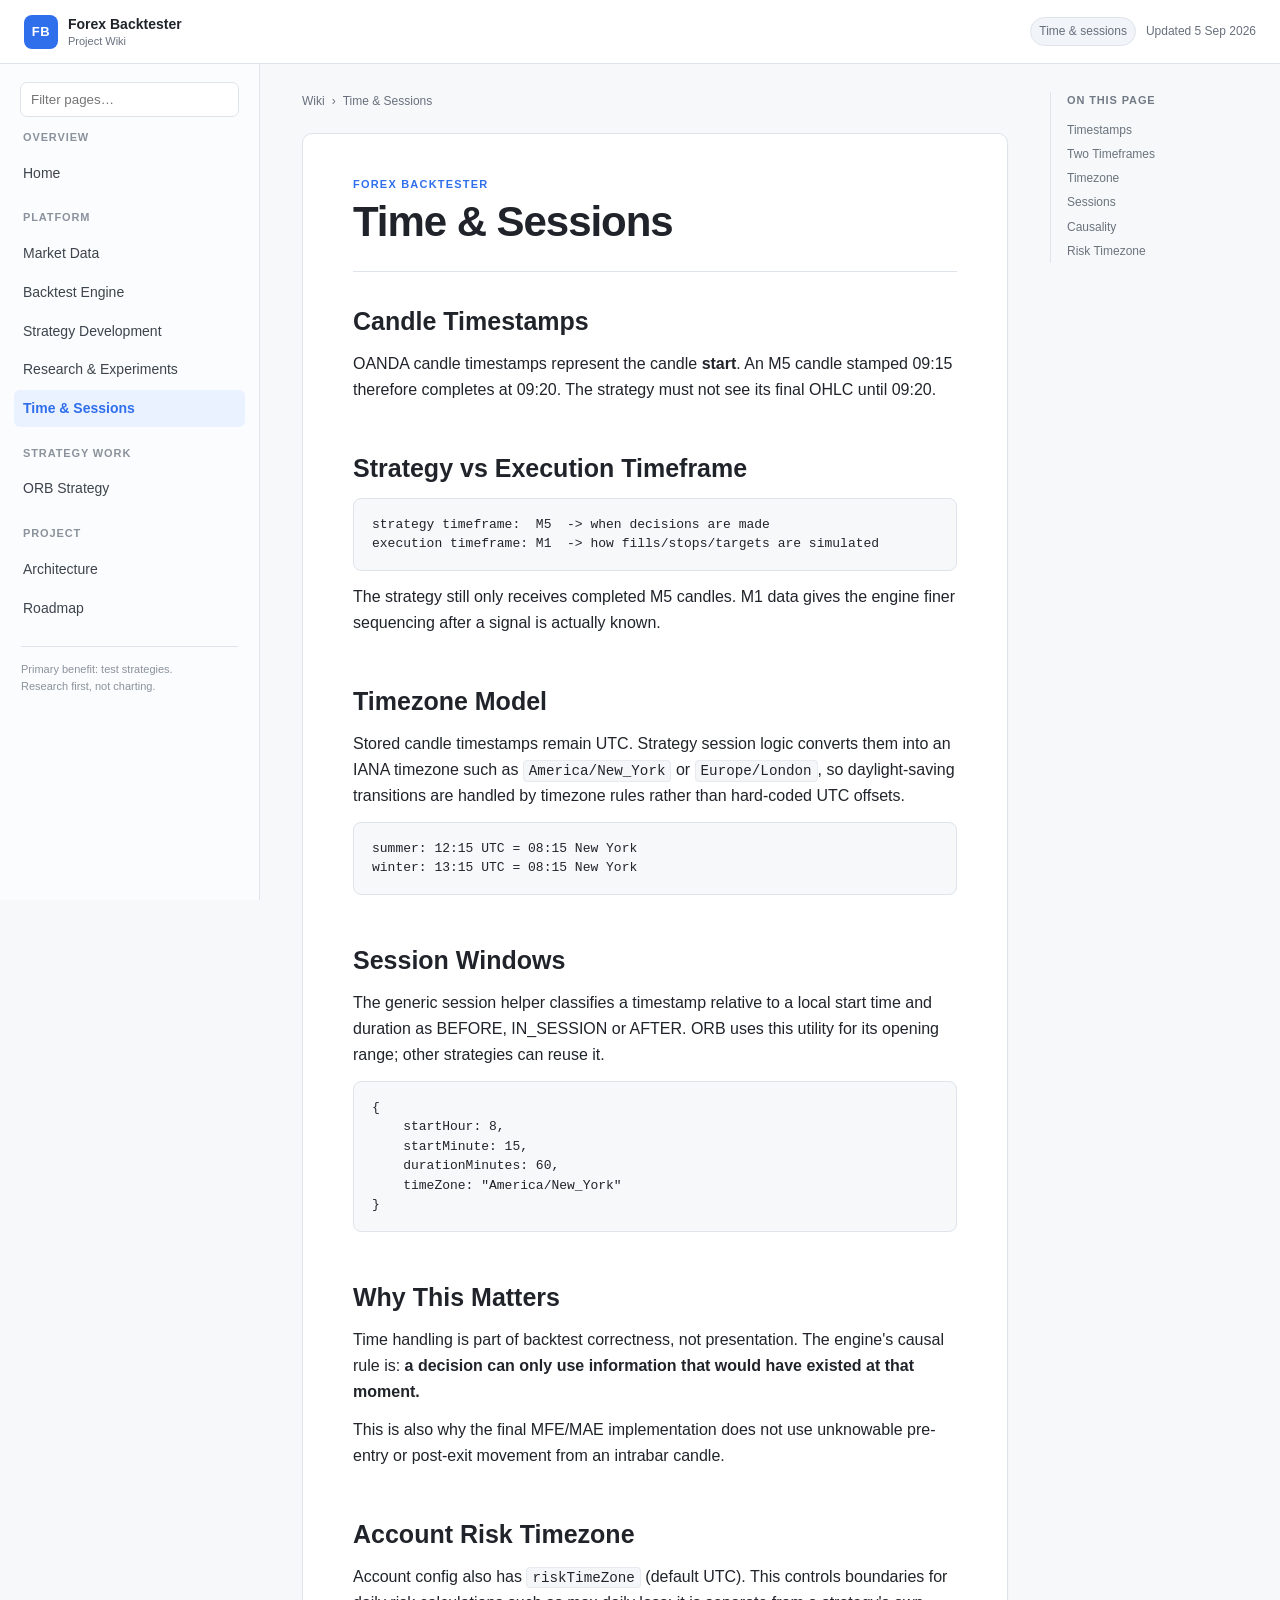
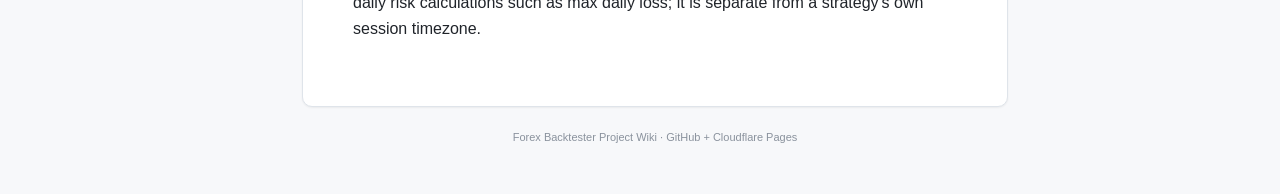
<file: time.html>
<!doctype html>
<html lang="en"><head><meta charset="utf-8"><meta name="viewport" content="width=device-width, initial-scale=1"><meta name="description" content="Forex Backtester project wiki - Time and Sessions"><title>Time &amp; Sessions · Forex Backtester Wiki</title><link rel="icon" href="assets/favicon.svg" type="image/svg+xml"><link rel="stylesheet" href="assets/styles.css"></head>
<body data-page="time.html"><header class="topbar"><button class="menu-button" id="menuButton" aria-label="Open navigation">☰</button><a class="brand" href="index.html"><span class="brand-mark">FB</span><span><strong>Forex Backtester</strong><small>Project Wiki</small></span></a><div class="topbar-meta"><span class="badge">Time &amp; sessions</span><span class="updated">Updated 5 Sep 2026</span></div></header>
<div class="layout"><aside class="sidebar" id="sidebar"><div class="sidebar-search-wrap"><label class="sr-only" for="navSearch">Filter navigation</label><input id="navSearch" class="sidebar-search" type="search" placeholder="Filter pages…" autocomplete="off"></div><nav class="sidebar-nav" aria-label="Wiki navigation"><div class="nav-group"><div class="nav-group-title">Overview</div><a class="nav-link" href="index.html" data-search="home status product focus">Home</a></div><div class="nav-group"><div class="nav-group-title">Platform</div><a class="nav-link" href="data.html" data-search="market data d1 oanda">Market Data</a><a class="nav-link" href="engine.html" data-search="backtest engine account execution">Backtest Engine</a><a class="nav-link" href="strategies.html" data-search="strategy development definition indicators">Strategy Development</a><a class="nav-link" href="research.html" data-search="research experiments config parameters sweep">Research &amp; Experiments</a><a class="nav-link active" href="time.html" data-search="time sessions timeframe">Time &amp; Sessions</a></div><div class="nav-group"><div class="nav-group-title">Strategy Work</div><a class="nav-link" href="orb.html" data-search="orb opening range breakout acceptance">ORB Strategy</a></div><div class="nav-group"><div class="nav-group-title">Project</div><a class="nav-link" href="architecture.html" data-search="architecture mental model">Architecture</a><a class="nav-link" href="roadmap.html" data-search="roadmap next milestone web ui pine ai">Roadmap</a></div></nav><div class="sidebar-footer"><span>Primary benefit: test strategies.</span><span>Research first, not charting.</span></div></aside>
<main class="content"><div class="breadcrumbs"><a href="index.html">Wiki</a><span>›</span><span>Time &amp; Sessions</span></div><article class="article"><div class="article-heading"><p class="eyebrow">Forex Backtester</p><h1>Time &amp; Sessions</h1></div><div class="prose">
<h2 id="timestamps">Candle Timestamps</h2><p>OANDA candle timestamps represent the candle <strong>start</strong>. An M5 candle stamped 09:15 therefore completes at 09:20. The strategy must not see its final OHLC until 09:20.</p>
<h2 id="two-timeframes">Strategy vs Execution Timeframe</h2><pre><code class="language-text">strategy timeframe:  M5  -> when decisions are made
execution timeframe: M1  -> how fills/stops/targets are simulated
</code></pre><p>The strategy still only receives completed M5 candles. M1 data gives the engine finer sequencing after a signal is actually known.</p>
<h2 id="timezone">Timezone Model</h2><p>Stored candle timestamps remain UTC. Strategy session logic converts them into an IANA timezone such as <code>America/New_York</code> or <code>Europe/London</code>, so daylight-saving transitions are handled by timezone rules rather than hard-coded UTC offsets.</p><pre><code class="language-text">summer: 12:15 UTC = 08:15 New York
winter: 13:15 UTC = 08:15 New York
</code></pre>
<h2 id="sessions">Session Windows</h2><p>The generic session helper classifies a timestamp relative to a local start time and duration as BEFORE, IN_SESSION or AFTER. ORB uses this utility for its opening range; other strategies can reuse it.</p><pre><code class="language-javascript">{
    startHour: 8,
    startMinute: 15,
    durationMinutes: 60,
    timeZone: "America/New_York"
}
</code></pre>
<h2 id="causality">Why This Matters</h2><p>Time handling is part of backtest correctness, not presentation. The engine's causal rule is: <strong>a decision can only use information that would have existed at that moment.</strong></p><p>This is also why the final MFE/MAE implementation does not use unknowable pre-entry or post-exit movement from an intrabar candle.</p>
<h2 id="risk-time">Account Risk Timezone</h2><p>Account config also has <code>riskTimeZone</code> (default UTC). This controls boundaries for daily risk calculations such as max daily loss; it is separate from a strategy's own session timezone.</p>
</div></article><footer class="page-footer">Forex Backtester Project Wiki · GitHub + Cloudflare Pages</footer></main><aside class="toc"><div class="toc-inner"><div class="toc-title">On this page</div><a class="toc-link h2" href="#timestamps">Timestamps</a><a class="toc-link h2" href="#two-timeframes">Two Timeframes</a><a class="toc-link h2" href="#timezone">Timezone</a><a class="toc-link h2" href="#sessions">Sessions</a><a class="toc-link h2" href="#causality">Causality</a><a class="toc-link h2" href="#risk-time">Risk Timezone</a></div></aside></div><div class="scrim" id="scrim"></div><script src="assets/wiki.js"></script></body></html>
</file>
<file: assets/styles.css>
:root {
  --bg: #f7f8fa;
  --surface: #ffffff;
  --surface-soft: #f1f4f8;
  --border: #dfe4ea;
  --text: #20242a;
  --muted: #68707d;
  --accent: #2f6feb;
  --accent-soft: #eaf1ff;
  --code: #f4f6f8;
  --sidebar: #fbfcfd;
  --shadow: 0 1px 2px rgba(31,35,40,.06);
}
* { box-sizing: border-box; }
html { scroll-behavior: smooth; }
body { margin: 0; font-family: -apple-system, BlinkMacSystemFont, "Segoe UI", Roboto, Helvetica, Arial, sans-serif; color: var(--text); background: var(--bg); line-height: 1.62; }
a { color: var(--accent); text-decoration: none; }
a:hover { text-decoration: underline; }
.topbar { height: 64px; position: sticky; top: 0; z-index: 50; display: flex; align-items: center; gap: 18px; padding: 0 24px; border-bottom: 1px solid var(--border); background: rgba(255,255,255,.96); backdrop-filter: blur(10px); }
.brand { display: inline-flex; align-items: center; gap: 10px; color: var(--text); text-decoration: none; min-width: 242px; }
.brand:hover { text-decoration: none; }
.brand-mark { width: 34px; height: 34px; border-radius: 8px; display: grid; place-items: center; background: var(--accent); color: #fff; font-size: 13px; font-weight: 800; letter-spacing: .04em; }
.brand strong, .brand small { display: block; line-height: 1.15; }
.brand strong { font-size: 14px; }
.brand small { font-size: 11px; color: var(--muted); margin-top: 3px; }
.topbar-meta { margin-left: auto; display: flex; align-items: center; gap: 10px; color: var(--muted); font-size: 12px; }
.badge { padding: 4px 8px; background: var(--surface-soft); border: 1px solid var(--border); border-radius: 999px; }
.menu-button { display: none; border: 0; background: transparent; font-size: 22px; cursor: pointer; }
.layout { display: grid; grid-template-columns: 260px minmax(0, 1fr) 230px; min-height: calc(100vh - 64px); }
.sidebar { position: sticky; top: 64px; height: calc(100vh - 64px); overflow-y: auto; border-right: 1px solid var(--border); background: var(--sidebar); padding: 18px 14px 24px; }
.sidebar-search-wrap { padding: 0 6px 12px; }
.sidebar-search { width: 100%; border: 1px solid var(--border); border-radius: 7px; padding: 9px 10px; background: #fff; color: var(--text); outline: none; }
.sidebar-search:focus { border-color: var(--accent); box-shadow: 0 0 0 3px var(--accent-soft); }
.nav-group { margin-bottom: 18px; }
.nav-group-title { padding: 0 9px 6px; color: #8a929d; font-size: 11px; font-weight: 700; letter-spacing: .08em; text-transform: uppercase; }
.nav-link { display: block; margin: 2px 0; padding: 7px 9px; border-radius: 6px; color: #3d444d; font-size: 14px; font-weight: 500; }
.nav-link:hover { background: var(--surface-soft); text-decoration: none; }
.nav-link.active { color: var(--accent); background: var(--accent-soft); font-weight: 650; }
.sidebar-footer { border-top: 1px solid var(--border); margin: 20px 7px 0; padding-top: 14px; color: #8a929d; font-size: 11px; line-height: 1.55; }
.sidebar-footer span { display: block; }
.content { min-width: 0; padding: 28px 42px 48px; }
.breadcrumbs { max-width: 880px; margin: 0 auto 22px; color: var(--muted); font-size: 12px; display: flex; gap: 7px; }
.breadcrumbs a { color: var(--muted); }
.article { max-width: 880px; margin: 0 auto; background: var(--surface); border: 1px solid var(--border); border-radius: 10px; box-shadow: var(--shadow); padding: 42px 50px 52px; }
.article-heading { padding-bottom: 24px; border-bottom: 1px solid var(--border); margin-bottom: 28px; }
.eyebrow { margin: 0 0 4px; color: var(--accent); text-transform: uppercase; letter-spacing: .11em; font-size: 11px; font-weight: 800; }
.article-heading h1 { margin: 0; font-size: clamp(30px, 4vw, 42px); line-height: 1.15; letter-spacing: -.025em; }
.status-grid { display: grid; grid-template-columns: repeat(2, minmax(0,1fr)); gap: 12px; margin: 0 0 18px; }
.status-card { border: 1px solid var(--border); background: #fbfcfe; border-radius: 8px; padding: 15px; }
.status-card strong, .status-card span { display: block; }
.status-card strong { margin: 2px 0 4px; font-size: 14px; }
.status-card span:last-child { color: var(--muted); font-size: 12px; line-height: 1.45; }
.status-kicker { color: var(--accent); font-size: 10px; font-weight: 800; letter-spacing: .08em; text-transform: uppercase; }
.callout { border-left: 4px solid var(--accent); background: var(--accent-soft); padding: 13px 15px; border-radius: 0 7px 7px 0; margin: 18px 0 30px; }
.callout strong, .callout span { display: block; }
.callout strong { font-size: 12px; text-transform: uppercase; letter-spacing: .07em; margin-bottom: 3px; }
.callout span { font-size: 14px; }
.prose h2 { font-size: 25px; line-height: 1.25; margin: 44px 0 14px; padding-top: 6px; scroll-margin-top: 88px; }
.prose h2:first-child { margin-top: 0; }
.prose h3 { font-size: 18px; margin: 28px 0 10px; scroll-margin-top: 88px; }
.prose p { margin: 12px 0; }
.prose ul, .prose ol { padding-left: 24px; }
.prose li { margin: 5px 0; }
.prose blockquote { margin: 20px 0; padding: 12px 18px; border-left: 4px solid #9ebcf7; background: #f7faff; color: #394150; }
.prose blockquote p { margin: 0; }
.prose hr { border: 0; border-top: 1px solid var(--border); margin: 38px 0; }
.prose code { font-family: ui-monospace, SFMono-Regular, Menlo, Consolas, monospace; background: var(--code); border: 1px solid #e7eaee; border-radius: 4px; padding: .12em .35em; font-size: .89em; }
.prose pre { overflow-x: auto; background: #f6f8fa; border: 1px solid var(--border); border-radius: 8px; padding: 16px 18px; line-height: 1.5; }
.prose pre code { background: none; border: 0; padding: 0; font-size: 13px; }
.prose table { width: 100%; border-collapse: collapse; margin: 18px 0; font-size: 14px; }
.prose th, .prose td { border: 1px solid var(--border); padding: 8px 10px; text-align: left; }
.prose th { background: var(--surface-soft); }
.prose input[type="checkbox"] { margin-right: 7px; }
.toc { position: sticky; top: 64px; height: calc(100vh - 64px); padding: 28px 18px 20px 0; }
.toc-inner { position: sticky; top: 92px; border-left: 1px solid var(--border); padding-left: 16px; max-height: calc(100vh - 120px); overflow-y: auto; }
.toc-title { color: #727a86; font-size: 11px; font-weight: 800; text-transform: uppercase; letter-spacing: .08em; margin-bottom: 8px; }
.toc-link { display: block; color: #6a737d; font-size: 12px; line-height: 1.35; padding: 4px 0; }
.toc-link.h3 { padding-left: 10px; font-size: 11px; }
.toc-link:hover { color: var(--accent); text-decoration: none; }
.toc-empty { color: #9aa1aa; font-size: 12px; }
.page-footer { max-width: 880px; margin: 22px auto 0; color: #8a929d; text-align: center; font-size: 11px; }
.scrim { display: none; }
.sr-only { position: absolute; width: 1px; height: 1px; padding: 0; margin: -1px; overflow: hidden; clip: rect(0,0,0,0); border: 0; }
@media (max-width: 1120px) {
  .layout { grid-template-columns: 240px minmax(0,1fr); }
  .toc { display: none; }
  .content { padding-right: 28px; }
}
@media (max-width: 780px) {
  .topbar { padding: 0 14px; }
  .menu-button { display: inline-block; }
  .brand { min-width: 0; }
  .topbar-meta .updated { display: none; }
  .layout { display: block; }
  .sidebar { position: fixed; z-index: 80; left: 0; top: 64px; width: 280px; transform: translateX(-100%); transition: transform .2s ease; box-shadow: 8px 0 24px rgba(0,0,0,.12); }
  body.nav-open .sidebar { transform: translateX(0); }
  .scrim { position: fixed; z-index: 70; inset: 64px 0 0; background: rgba(0,0,0,.26); }
  body.nav-open .scrim { display: block; }
  .content { padding: 20px 14px 36px; }
  .article { padding: 28px 22px 36px; border-radius: 8px; }
  .status-grid { grid-template-columns: 1fr; }
  .breadcrumbs { padding: 0 4px; }
}
</file>
